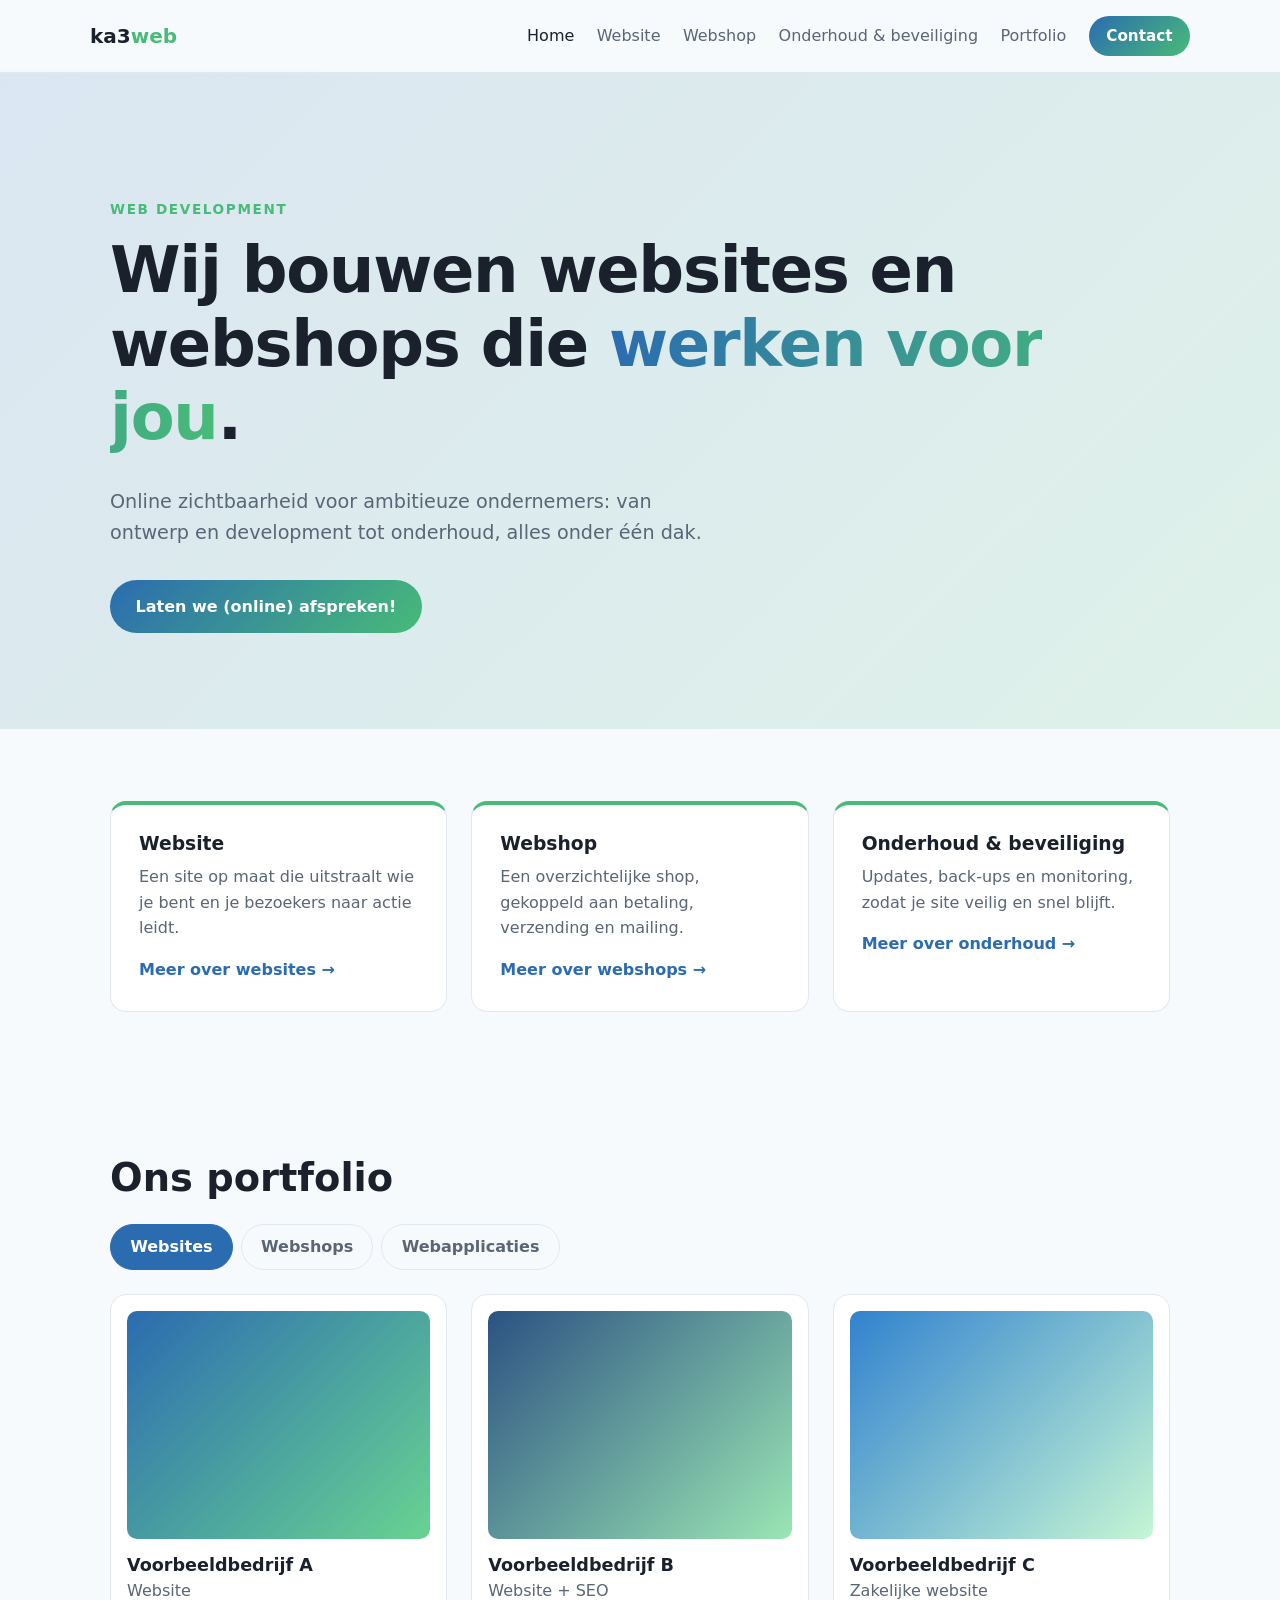
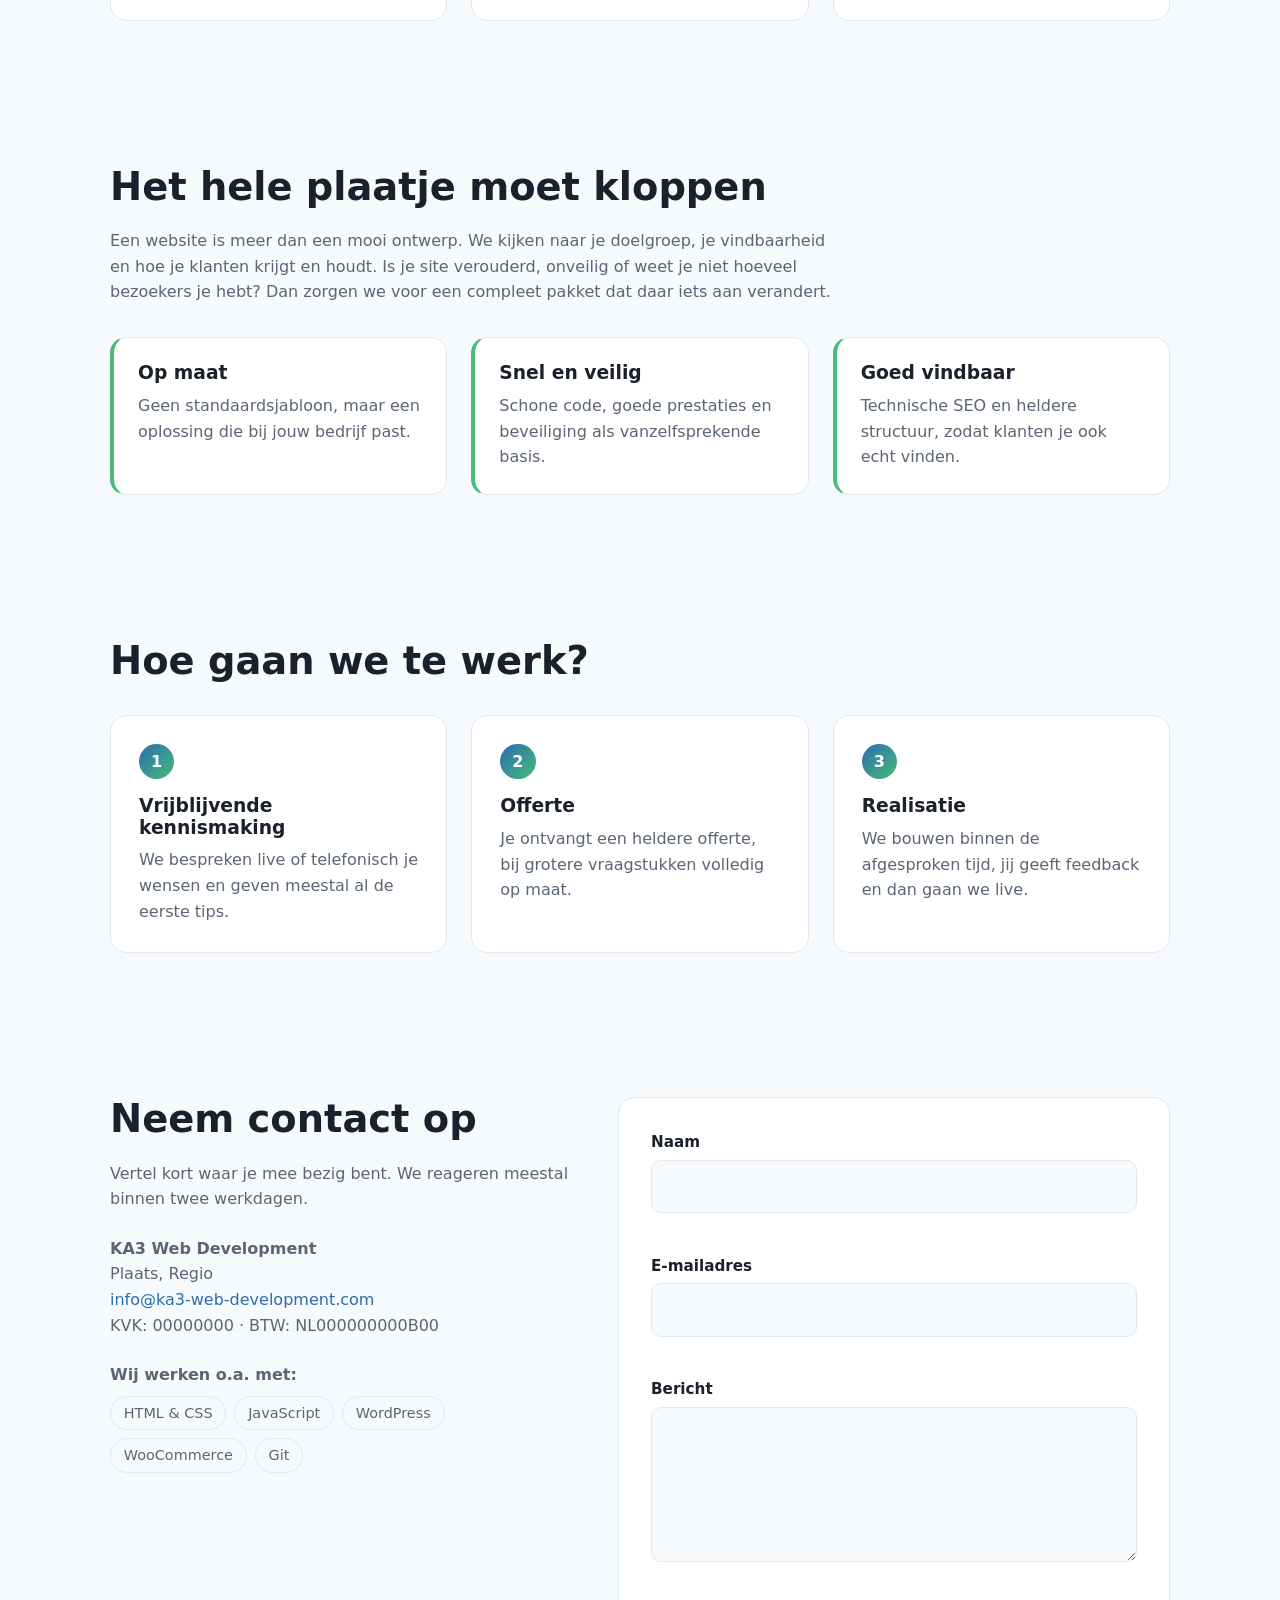
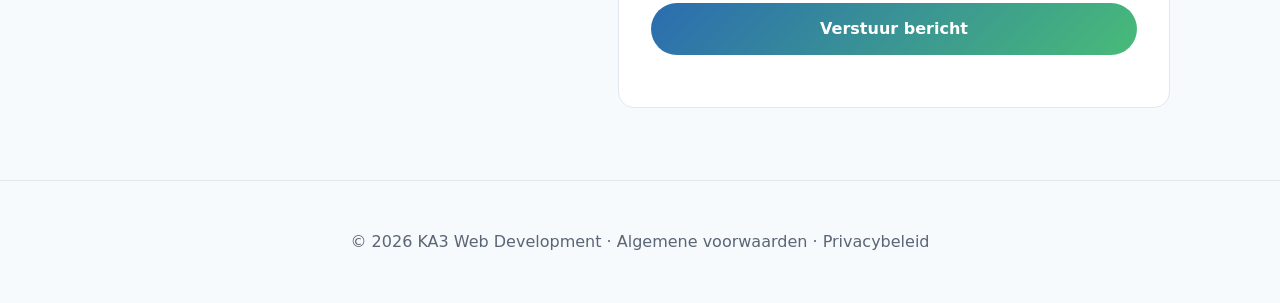
<file: index.html>
<!DOCTYPE html>
<html lang="nl">
<head>
  <meta charset="UTF-8">
  <meta name="viewport" content="width=device-width, initial-scale=1">
  <title>KA3 Web Development – Websites, webshops en webapplicaties</title>
  <meta name="description" content="KA3 Web Development bouwt websites, webshops en webapplicaties op maat voor ambitieuze ondernemers.">
  <link rel="stylesheet" href="style.css">
</head>
<body>
  <a href="#main" class="skip">Ga naar inhoud</a>
  <div id="site-header"></div>

  <main id="main">
    <section id="home" class="hero">
      <div class="hero-inner">
        <p class="eyebrow">Web development</p>
        <h1>Wij bouwen websites en webshops die <em>werken voor jou</em>.</h1>
        <p class="lead">Online zichtbaarheid voor ambitieuze ondernemers: van ontwerp en development tot onderhoud, alles onder één dak.</p>
        <a href="#contact" class="btn">Laten we (online) afspreken!</a>
      </div>
    </section>

    <section class="section services" aria-label="Diensten">
      <article class="service reveal">
        <h3>Website</h3>
        <p>Een site op maat die uitstraalt wie je bent en je bezoekers naar actie leidt.</p>
        <a href="website.html" class="more">Meer over websites →</a>
      </article>
      <article class="service reveal">
        <h3>Webshop</h3>
        <p>Een overzichtelijke shop, gekoppeld aan betaling, verzending en mailing.</p>
        <a href="webshop.html" class="more">Meer over webshops →</a>
      </article>
      <article class="service reveal">
        <h3>Onderhoud &amp; beveiliging</h3>
        <p>Updates, back-ups en monitoring, zodat je site veilig en snel blijft.</p>
        <a href="onderhoud.html" class="more">Meer over onderhoud →</a>
      </article>
    </section>

    <section id="portfolio" class="section">
      <h2 class="reveal">Ons portfolio</h2>
      <div class="tabs reveal" role="tablist" aria-label="Portfoliocategorieën">
        <button role="tab" class="tab active" aria-selected="true" data-tab="websites">Websites</button>
        <button role="tab" class="tab" aria-selected="false" data-tab="webshops">Webshops</button>
        <button role="tab" class="tab" aria-selected="false" data-tab="apps">Webapplicaties</button>
      </div>

      <div class="grid panel" id="panel-websites" role="tabpanel">
        <a href="project.html?id=voorbeeld-a" class="card" style="--a:#2b6cb0;--b:#68d391"><div class="card-img"></div><h3>Voorbeeldbedrijf A</h3><p>Website</p></a>
        <a href="project.html?id=voorbeeld-b" class="card" style="--a:#2c5282;--b:#9ae6b4"><div class="card-img"></div><h3>Voorbeeldbedrijf B</h3><p>Website + SEO</p></a>
        <a href="project.html?id=voorbeeld-c" class="card" style="--a:#3182ce;--b:#c6f6d5"><div class="card-img"></div><h3>Voorbeeldbedrijf C</h3><p>Zakelijke website</p></a>
      </div>
      <div class="grid panel" id="panel-webshops" role="tabpanel" hidden>
        <a href="project.html?id=shop-a" class="card" style="--a:#1a365d;--b:#48bb78"><div class="card-img"></div><h3>Voorbeeldshop A</h3><p>Webshop</p></a>
        <a href="project.html?id=shop-b" class="card" style="--a:#4299e1;--b:#68d391"><div class="card-img"></div><h3>Voorbeeldshop B</h3><p>Webshop + mailing</p></a>
        <a href="project.html?id=shop-c" class="card" style="--a:#2a4365;--b:#9ae6b4"><div class="card-img"></div><h3>Voorbeeldshop C</h3><p>Lokale bezorgshop</p></a>
      </div>
      <div class="grid panel" id="panel-apps" role="tabpanel" hidden>
        <a href="project.html?id=app-a" class="card" style="--a:#2b6cb0;--b:#9ae6b4"><div class="card-img"></div><h3>Voorbeeldapp A</h3><p>Klantportaal</p></a>
        <a href="project.html?id=app-b" class="card" style="--a:#2c5282;--b:#68d391"><div class="card-img"></div><h3>Voorbeeldapp B</h3><p>Planningstool</p></a>
        <a href="project.html?id=app-c" class="card" style="--a:#3182ce;--b:#48bb78"><div class="card-img"></div><h3>Voorbeeldapp C</h3><p>Dashboard</p></a>
      </div>
    </section>

    <section class="section">
      <h2 class="reveal">Het hele plaatje moet kloppen</h2>
      <p class="intro-text reveal">Een website is meer dan een mooi ontwerp. We kijken naar je doelgroep, je vindbaarheid en hoe je klanten krijgt en houdt. Is je site verouderd, onveilig of weet je niet hoeveel bezoekers je hebt? Dan zorgen we voor een compleet pakket dat daar iets aan verandert.</p>
      <ul class="checklist">
        <li class="reveal"><h3>Op maat</h3><p>Geen standaardsjabloon, maar een oplossing die bij jouw bedrijf past.</p></li>
        <li class="reveal"><h3>Snel en veilig</h3><p>Schone code, goede prestaties en beveiliging als vanzelfsprekende basis.</p></li>
        <li class="reveal"><h3>Goed vindbaar</h3><p>Technische SEO en heldere structuur, zodat klanten je ook echt vinden.</p></li>
      </ul>
    </section>

    <section class="section">
      <h2 class="reveal">Hoe gaan we te werk?</h2>
      <ol class="steps">
        <li class="reveal"><h3>Vrijblijvende kennismaking</h3><p>We bespreken live of telefonisch je wensen en geven meestal al de eerste tips.</p></li>
        <li class="reveal"><h3>Offerte</h3><p>Je ontvangt een heldere offerte, bij grotere vraagstukken volledig op maat.</p></li>
        <li class="reveal"><h3>Realisatie</h3><p>We bouwen binnen de afgesproken tijd, jij geeft feedback en dan gaan we live.</p></li>
      </ol>
    </section>

    <section id="contact" class="section contact">
      <div class="reveal">
        <h2>Neem contact op</h2>
        <p>Vertel kort waar je mee bezig bent. We reageren meestal binnen twee werkdagen.</p>
        <address>
          <strong>KA3 Web Development</strong><br>
          Plaats, Regio<br>
          <a href="mailto:info@ka3-web-development.com">info@ka3-web-development.com</a><br>
          KVK: 00000000 · BTW: NL000000000B00
        </address>
        <p class="tools-label">Wij werken o.a. met:</p>
        <ul class="tools">
          <li>HTML &amp; CSS</li><li>JavaScript</li><li>WordPress</li><li>WooCommerce</li><li>Git</li>
        </ul>
      </div>

      <form id="contact-form" class="form reveal" novalidate>
        <div class="field">
          <label for="naam">Naam</label>
          <input id="naam" name="naam" type="text" autocomplete="name" required>
          <small class="error" aria-live="polite"></small>
        </div>
        <div class="field">
          <label for="email">E-mailadres</label>
          <input id="email" name="email" type="email" autocomplete="email" required>
          <small class="error" aria-live="polite"></small>
        </div>
        <div class="field">
          <label for="bericht">Bericht</label>
          <textarea id="bericht" name="bericht" rows="5" required></textarea>
          <small class="error" aria-live="polite"></small>
        </div>
        <input type="text" name="website" class="hp" tabindex="-1" autocomplete="off" aria-hidden="true">
        <button type="submit" class="btn">Verstuur bericht</button>
        <p class="status" role="status" aria-live="polite"></p>
      </form>
    </section>
  </main>

  <div id="site-footer"></div>

  <script src="layout.js"></script>
  <script src="script.js"></script>
</body>
</html>
</file>
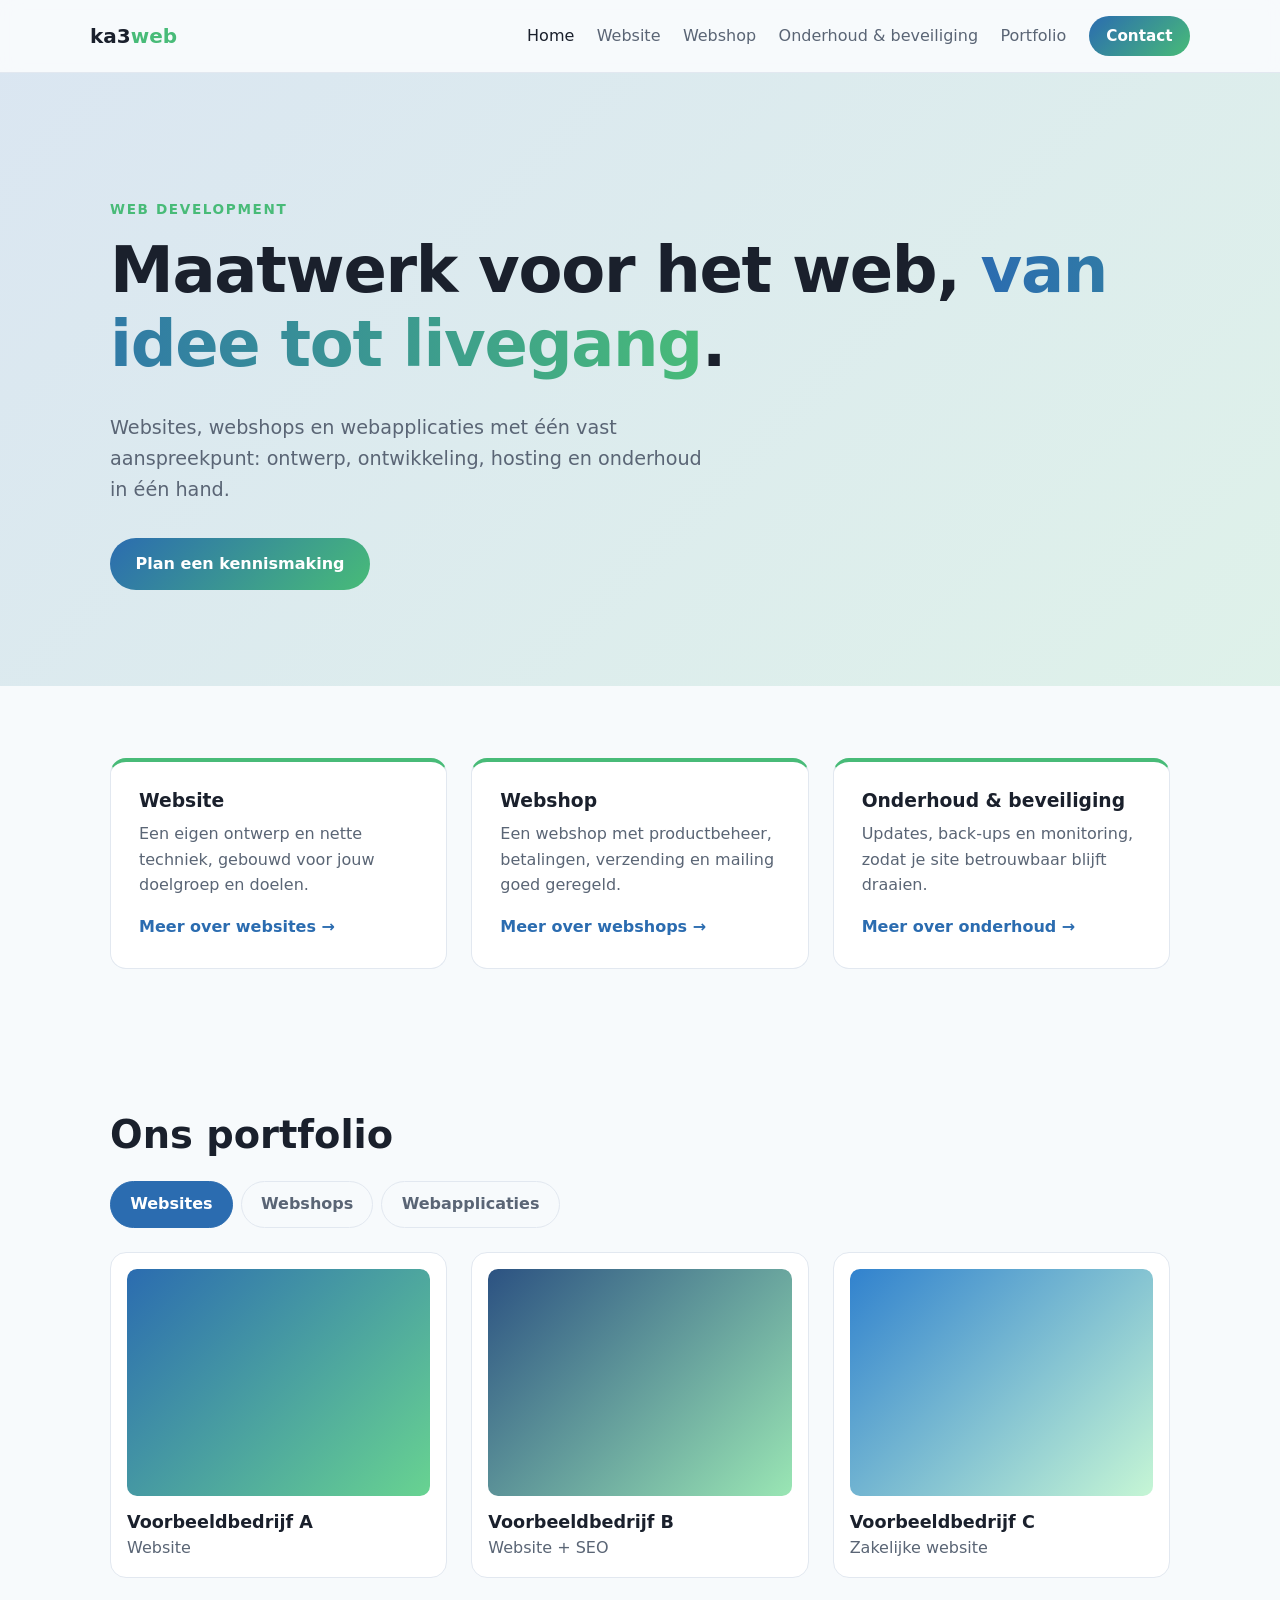
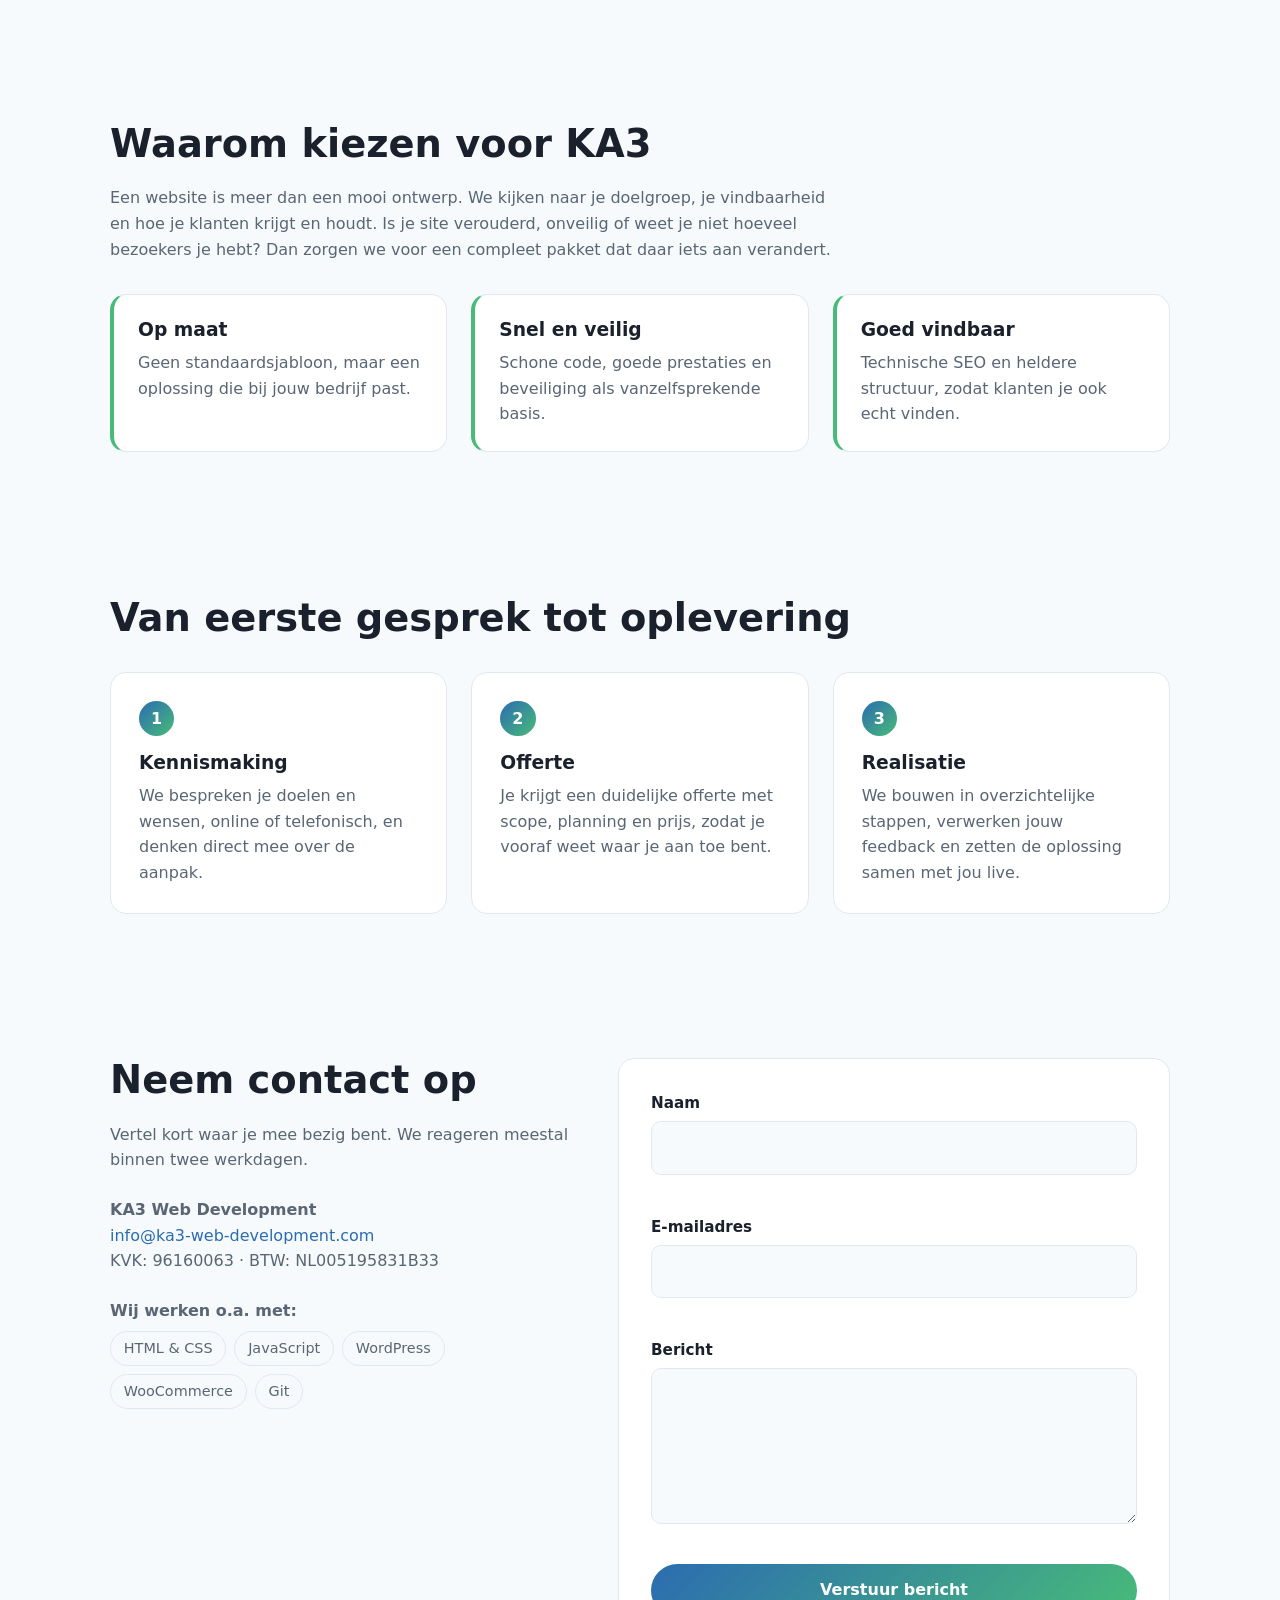
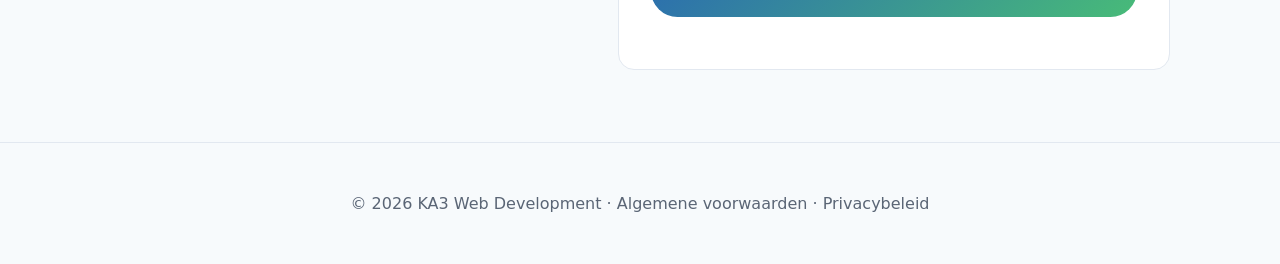
<file: public/index.html>
<!DOCTYPE html>
<html lang="nl">
<head>
  <meta charset="UTF-8">
  <meta name="viewport" content="width=device-width, initial-scale=1">
  <title>KA3 Web Development – Websites, webshops en webapplicaties</title>
  <meta name="description" content="KA3 Web Development ontwerpt, bouwt en beheert websites, webshops en webapplicaties op maat, voor opdrachtgevers in Nederland en daarbuiten.">
  <link rel="stylesheet" href="style.css">
</head>
<body>
  <a href="#main" class="skip">Ga naar inhoud</a>
  <div id="site-header"></div>

  <main id="main">
    <section id="home" class="hero">
      <div class="hero-inner">
        <p class="eyebrow">Web development</p>
        <h1>Maatwerk voor het web, <em>van idee tot livegang</em>.</h1>
        <p class="lead">Websites, webshops en webapplicaties met één vast aanspreekpunt: ontwerp, ontwikkeling, hosting en onderhoud in één hand.</p>
        <a href="#contact" class="btn">Plan een kennismaking</a>
      </div>
    </section>

    <section class="section services" aria-label="Diensten">
      <article class="service reveal">
        <h3>Website</h3>
        <p>Een eigen ontwerp en nette techniek, gebouwd voor jouw doelgroep en doelen.</p>
        <a href="website.html" class="more">Meer over websites →</a>
      </article>
      <article class="service reveal">
        <h3>Webshop</h3>
        <p>Een webshop met productbeheer, betalingen, verzending en mailing goed geregeld.</p>
        <a href="webshop.html" class="more">Meer over webshops →</a>
      </article>
      <article class="service reveal">
        <h3>Onderhoud &amp; beveiliging</h3>
        <p>Updates, back-ups en monitoring, zodat je site betrouwbaar blijft draaien.</p>
        <a href="onderhoud.html" class="more">Meer over onderhoud →</a>
      </article>
    </section>

    <section id="portfolio" class="section">
      <h2 class="reveal">Ons portfolio</h2>
      <div class="tabs reveal" role="tablist" aria-label="Portfoliocategorieën">
        <button role="tab" class="tab active" aria-selected="true" data-tab="websites">Websites</button>
        <button role="tab" class="tab" aria-selected="false" data-tab="webshops">Webshops</button>
        <button role="tab" class="tab" aria-selected="false" data-tab="apps">Webapplicaties</button>
      </div>

      <div class="grid panel" id="panel-websites" role="tabpanel">
        <a href="project.html?id=voorbeeld-a" class="card" style="--a:#2b6cb0;--b:#68d391"><div class="card-img"></div><h3>Voorbeeldbedrijf A</h3><p>Website</p></a>
        <a href="project.html?id=voorbeeld-b" class="card" style="--a:#2c5282;--b:#9ae6b4"><div class="card-img"></div><h3>Voorbeeldbedrijf B</h3><p>Website + SEO</p></a>
        <a href="project.html?id=voorbeeld-c" class="card" style="--a:#3182ce;--b:#c6f6d5"><div class="card-img"></div><h3>Voorbeeldbedrijf C</h3><p>Zakelijke website</p></a>
      </div>
      <div class="grid panel" id="panel-webshops" role="tabpanel" hidden>
        <a href="project.html?id=shop-a" class="card" style="--a:#1a365d;--b:#48bb78"><div class="card-img"></div><h3>Voorbeeldshop A</h3><p>Webshop</p></a>
        <a href="project.html?id=shop-b" class="card" style="--a:#4299e1;--b:#68d391"><div class="card-img"></div><h3>Voorbeeldshop B</h3><p>Webshop + mailing</p></a>
        <a href="project.html?id=shop-c" class="card" style="--a:#2a4365;--b:#9ae6b4"><div class="card-img"></div><h3>Voorbeeldshop C</h3><p>Lokale bezorgshop</p></a>
      </div>
      <div class="grid panel" id="panel-apps" role="tabpanel" hidden>
        <a href="project.html?id=app-a" class="card" style="--a:#2b6cb0;--b:#9ae6b4"><div class="card-img"></div><h3>Voorbeeldapp A</h3><p>Klantportaal</p></a>
        <a href="project.html?id=app-b" class="card" style="--a:#2c5282;--b:#68d391"><div class="card-img"></div><h3>Voorbeeldapp B</h3><p>Planningstool</p></a>
        <a href="project.html?id=app-c" class="card" style="--a:#3182ce;--b:#48bb78"><div class="card-img"></div><h3>Voorbeeldapp C</h3><p>Dashboard</p></a>
      </div>
    </section>

    <section class="section">
      <h2 class="reveal">Waarom kiezen voor KA3</h2>
      <p class="intro-text reveal">Een website is meer dan een mooi ontwerp. We kijken naar je doelgroep, je vindbaarheid en hoe je klanten krijgt en houdt. Is je site verouderd, onveilig of weet je niet hoeveel bezoekers je hebt? Dan zorgen we voor een compleet pakket dat daar iets aan verandert.</p>
      <ul class="checklist">
        <li class="reveal"><h3>Op maat</h3><p>Geen standaardsjabloon, maar een oplossing die bij jouw bedrijf past.</p></li>
        <li class="reveal"><h3>Snel en veilig</h3><p>Schone code, goede prestaties en beveiliging als vanzelfsprekende basis.</p></li>
        <li class="reveal"><h3>Goed vindbaar</h3><p>Technische SEO en heldere structuur, zodat klanten je ook echt vinden.</p></li>
      </ul>
    </section>

    <section class="section">
      <h2 class="reveal">Van eerste gesprek tot oplevering</h2>
      <ol class="steps">
        <li class="reveal"><h3>Kennismaking</h3><p>We bespreken je doelen en wensen, online of telefonisch, en denken direct mee over de aanpak.</p></li>
        <li class="reveal"><h3>Offerte</h3><p>Je krijgt een duidelijke offerte met scope, planning en prijs, zodat je vooraf weet waar je aan toe bent.</p></li>
        <li class="reveal"><h3>Realisatie</h3><p>We bouwen in overzichtelijke stappen, verwerken jouw feedback en zetten de oplossing samen met jou live.</p></li>
      </ol>
    </section>

    <section id="contact" class="section contact">
      <div class="reveal">
        <h2>Neem contact op</h2>
        <p>Vertel kort waar je mee bezig bent. We reageren meestal binnen twee werkdagen.</p>
        <address>
          <strong>KA3 Web Development</strong><br>
          <a href="mailto:info@ka3-web-development.com">info@ka3-web-development.com</a><br>
          KVK: 96160063 · BTW: NL005195831B33
        </address>
        <p class="tools-label">Wij werken o.a. met:</p>
        <ul class="tools">
          <li>HTML &amp; CSS</li><li>JavaScript</li><li>WordPress</li><li>WooCommerce</li><li>Git</li>
        </ul>
      </div>

      <form id="contact-form" class="form reveal" novalidate>
        <div class="field">
          <label for="naam">Naam</label>
          <input id="naam" name="naam" type="text" autocomplete="name" required>
          <small class="error" aria-live="polite"></small>
        </div>
        <div class="field">
          <label for="email">E-mailadres</label>
          <input id="email" name="email" type="email" autocomplete="email" required>
          <small class="error" aria-live="polite"></small>
        </div>
        <div class="field">
          <label for="bericht">Bericht</label>
          <textarea id="bericht" name="bericht" rows="5" required></textarea>
          <small class="error" aria-live="polite"></small>
        </div>
        <input type="text" name="website" class="hp" tabindex="-1" autocomplete="off" aria-hidden="true">
        <button type="submit" class="btn">Verstuur bericht</button>
        <p class="status" role="status" aria-live="polite"></p>
      </form>
    </section>
  </main>

  <div id="site-footer"></div>

  <script src="layout.js"></script>
  <script src="script.js"></script>
</body>
</html>
</file>
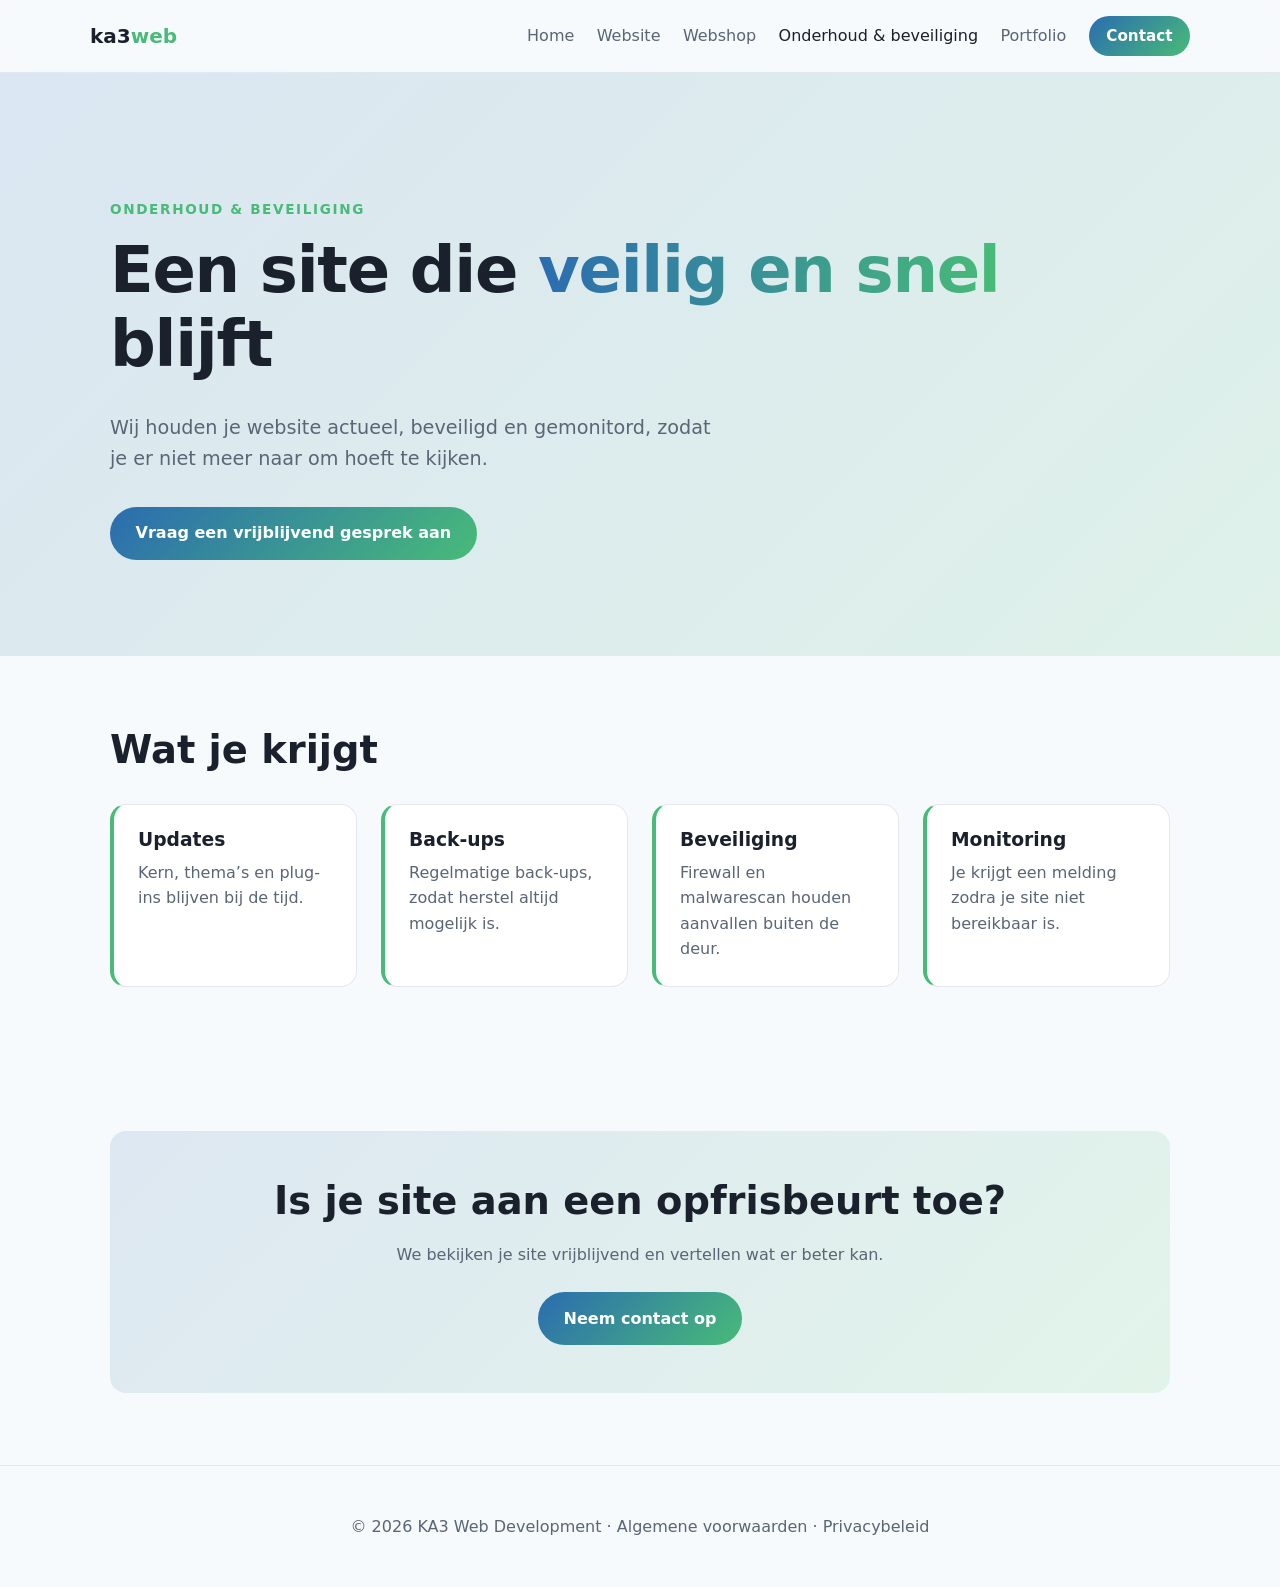
<file: onderhoud.html>
<!DOCTYPE html>
<html lang="nl">
<head>
  <meta charset="UTF-8">
  <meta name="viewport" content="width=device-width, initial-scale=1">
  <title>Onderhoud &amp; beveiliging – KA3 Web Development</title>
  <meta name="description" content="Wij houden je website actueel, beveiligd en gemonitord, zodat je er niet meer naar om hoeft te kijken.">
  <link rel="stylesheet" href="style.css">
</head>
<body>
  <a href="#main" class="skip">Ga naar inhoud</a>
  <div id="site-header"></div>

  <main id="main">
    <section class="hero">
      <div class="hero-inner">
        <p class="eyebrow">Onderhoud &amp; beveiliging</p>
        <h1>Een site die <em>veilig en snel</em> blijft</h1>
        <p class="lead">Wij houden je website actueel, beveiligd en gemonitord, zodat je er niet meer naar om hoeft te kijken.</p>
        <a href="index.html#contact" class="btn">Vraag een vrijblijvend gesprek aan</a>
      </div>
    </section>

    <section class="section">
      <h2 class="reveal">Wat je krijgt</h2>
      <ul class="checklist">
        <li class="reveal"><h3>Updates</h3><p>Kern, thema’s en plug-ins blijven bij de tijd.</p></li>
        <li class="reveal"><h3>Back-ups</h3><p>Regelmatige back-ups, zodat herstel altijd mogelijk is.</p></li>
        <li class="reveal"><h3>Beveiliging</h3><p>Firewall en malwarescan houden aanvallen buiten de deur.</p></li>
        <li class="reveal"><h3>Monitoring</h3><p>Je krijgt een melding zodra je site niet bereikbaar is.</p></li>
      </ul>
    </section>

    <section class="section">
      <div class="cta-band reveal">
        <h2>Is je site aan een opfrisbeurt toe?</h2>
        <p>We bekijken je site vrijblijvend en vertellen wat er beter kan.</p>
        <a href="index.html#contact" class="btn">Neem contact op</a>
      </div>
    </section>
  </main>

  <div id="site-footer"></div>
  <script src="layout.js"></script>
</body>
</html>
</file>
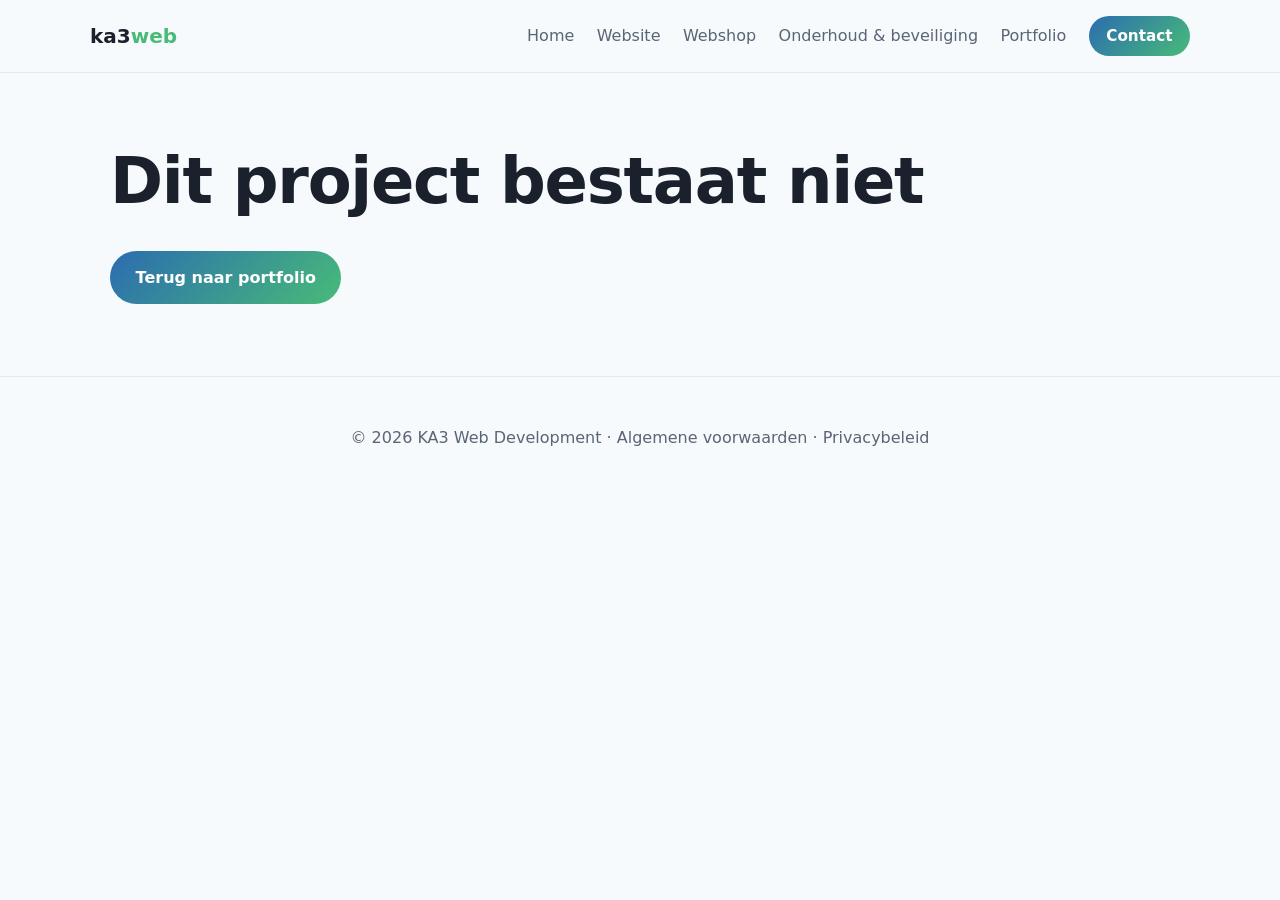
<file: project.html>
<!DOCTYPE html>
<html lang="nl">
<head>
  <meta charset="UTF-8">
  <meta name="viewport" content="width=device-width, initial-scale=1">
  <title>Project – KA3 Web Development</title>
  <link rel="stylesheet" href="style.css">
</head>
<body>
  <a href="#main" class="skip">Ga naar inhoud</a>
  <div id="site-header"></div>
  <main id="main" class="section">
    <div id="project"></div>
  </main>
  <div id="site-footer"></div>
  <script src="layout.js"></script>
  <script src="projects.js"></script>
</body>
</html>
</file>
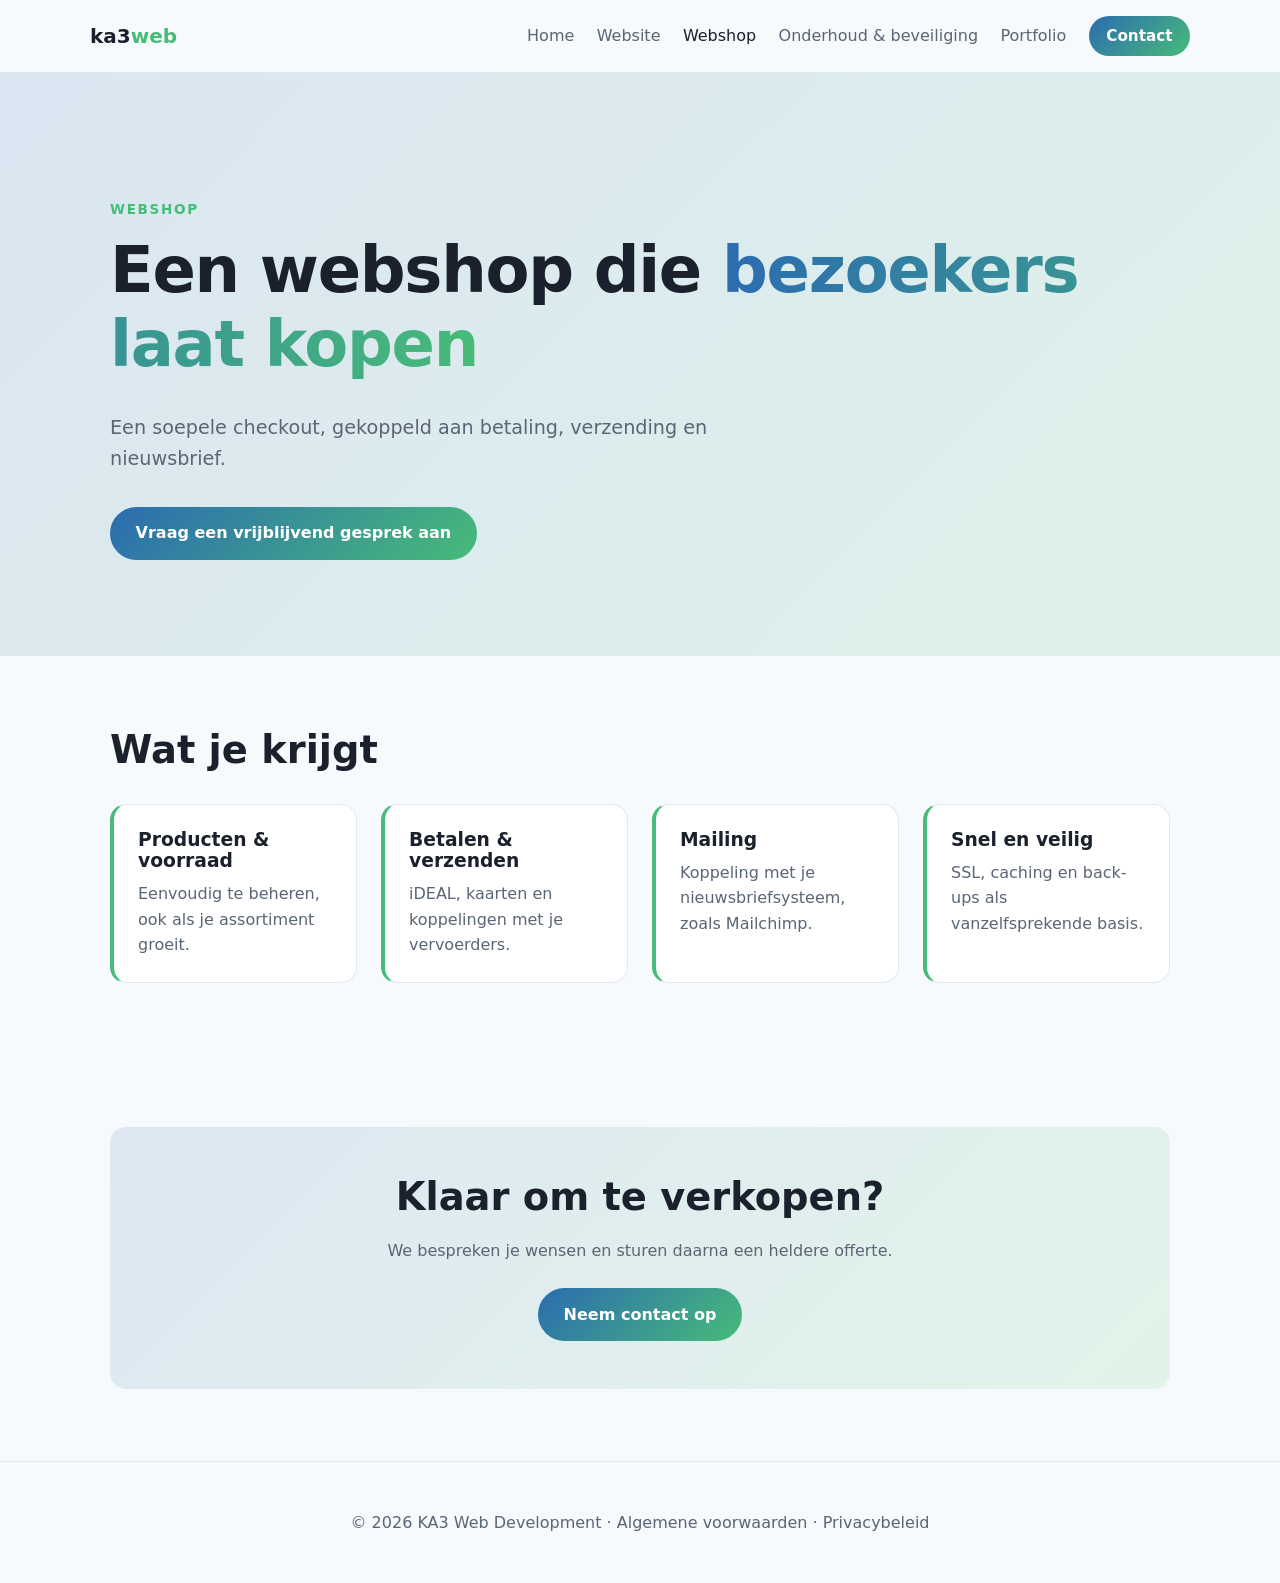
<file: webshop.html>
<!DOCTYPE html>
<html lang="nl">
<head>
  <meta charset="UTF-8">
  <meta name="viewport" content="width=device-width, initial-scale=1">
  <title>Webshop laten maken – KA3 Web Development</title>
  <meta name="description" content="Een webshop met een soepele checkout, gekoppeld aan betaling, verzending en nieuwsbrief.">
  <link rel="stylesheet" href="style.css">
</head>
<body>
  <a href="#main" class="skip">Ga naar inhoud</a>
  <div id="site-header"></div>

  <main id="main">
    <section class="hero">
      <div class="hero-inner">
        <p class="eyebrow">Webshop</p>
        <h1>Een webshop die <em>bezoekers laat kopen</em></h1>
        <p class="lead">Een soepele checkout, gekoppeld aan betaling, verzending en nieuwsbrief.</p>
        <a href="index.html#contact" class="btn">Vraag een vrijblijvend gesprek aan</a>
      </div>
    </section>

    <section class="section">
      <h2 class="reveal">Wat je krijgt</h2>
      <ul class="checklist">
        <li class="reveal"><h3>Producten &amp; voorraad</h3><p>Eenvoudig te beheren, ook als je assortiment groeit.</p></li>
        <li class="reveal"><h3>Betalen &amp; verzenden</h3><p>iDEAL, kaarten en koppelingen met je vervoerders.</p></li>
        <li class="reveal"><h3>Mailing</h3><p>Koppeling met je nieuwsbriefsysteem, zoals Mailchimp.</p></li>
        <li class="reveal"><h3>Snel en veilig</h3><p>SSL, caching en back-ups als vanzelfsprekende basis.</p></li>
      </ul>
    </section>

    <section class="section">
      <div class="cta-band reveal">
        <h2>Klaar om te verkopen?</h2>
        <p>We bespreken je wensen en sturen daarna een heldere offerte.</p>
        <a href="index.html#contact" class="btn">Neem contact op</a>
      </div>
    </section>
  </main>

  <div id="site-footer"></div>
  <script src="layout.js"></script>
</body>
</html>
</file>
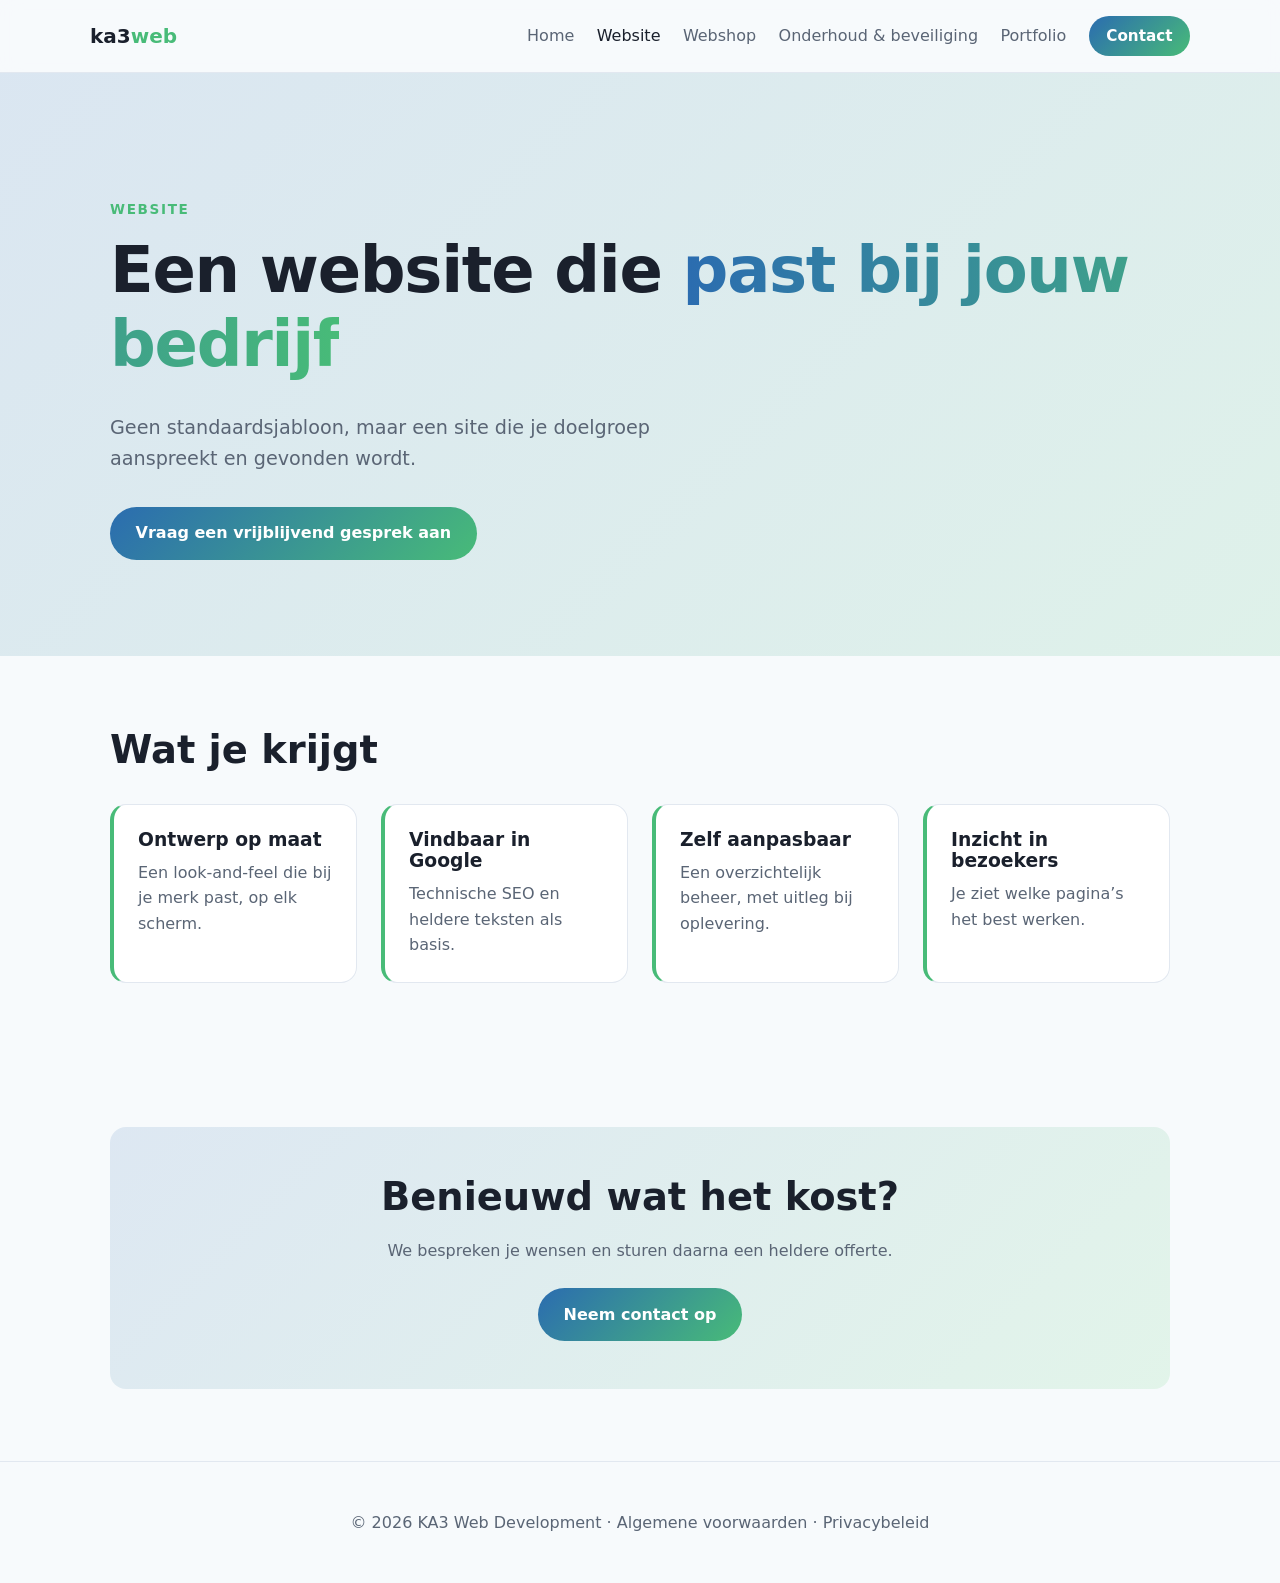
<file: website.html>
<!DOCTYPE html>
<html lang="nl">
<head>
  <meta charset="UTF-8">
  <meta name="viewport" content="width=device-width, initial-scale=1">
  <title>Website laten maken – KA3 Web Development</title>
  <meta name="description" content="Een website op maat, gericht op jouw doelgroep en goed vindbaar in Google.">
  <link rel="stylesheet" href="style.css">
</head>
<body>
  <a href="#main" class="skip">Ga naar inhoud</a>
  <div id="site-header"></div>

  <main id="main">
    <section class="hero">
      <div class="hero-inner">
        <p class="eyebrow">Website</p>
        <h1>Een website die <em>past bij jouw bedrijf</em></h1>
        <p class="lead">Geen standaardsjabloon, maar een site die je doelgroep aanspreekt en gevonden wordt.</p>
        <a href="index.html#contact" class="btn">Vraag een vrijblijvend gesprek aan</a>
      </div>
    </section>

    <section class="section">
      <h2 class="reveal">Wat je krijgt</h2>
      <ul class="checklist">
        <li class="reveal"><h3>Ontwerp op maat</h3><p>Een look-and-feel die bij je merk past, op elk scherm.</p></li>
        <li class="reveal"><h3>Vindbaar in Google</h3><p>Technische SEO en heldere teksten als basis.</p></li>
        <li class="reveal"><h3>Zelf aanpasbaar</h3><p>Een overzichtelijk beheer, met uitleg bij oplevering.</p></li>
        <li class="reveal"><h3>Inzicht in bezoekers</h3><p>Je ziet welke pagina’s het best werken.</p></li>
      </ul>
    </section>

    <section class="section">
      <div class="cta-band reveal">
        <h2>Benieuwd wat het kost?</h2>
        <p>We bespreken je wensen en sturen daarna een heldere offerte.</p>
        <a href="index.html#contact" class="btn">Neem contact op</a>
      </div>
    </section>
  </main>

  <div id="site-footer"></div>
  <script src="layout.js"></script>
</body>
</html>
</file>
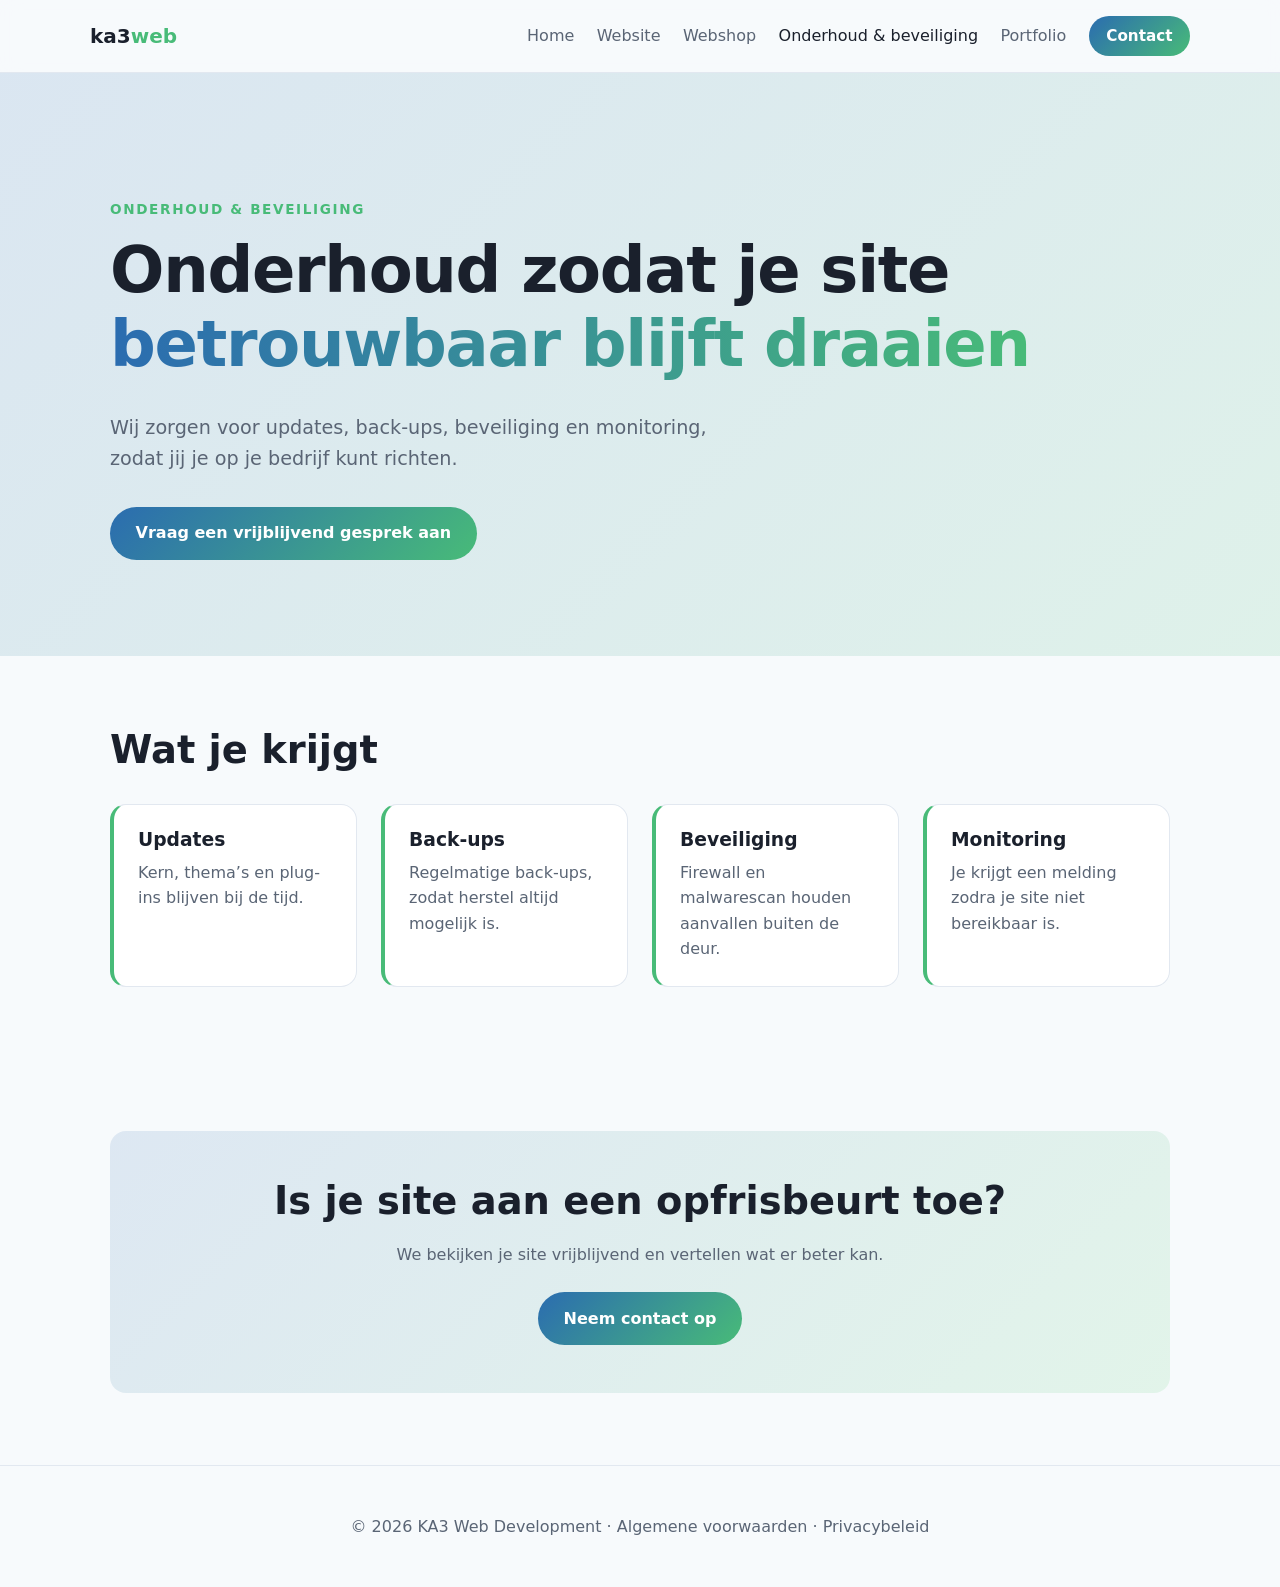
<file: public/onderhoud.html>
<!DOCTYPE html>
<html lang="nl">
<head>
  <meta charset="UTF-8">
  <meta name="viewport" content="width=device-width, initial-scale=1">
  <title>Onderhoud &amp; beveiliging – KA3 Web Development</title>
  <meta name="description" content="Wij zorgen voor updates, back-ups, beveiliging en monitoring, zodat jij je op je bedrijf kunt richten.">
  <link rel="stylesheet" href="style.css">
</head>
<body>
  <a href="#main" class="skip">Ga naar inhoud</a>
  <div id="site-header"></div>

  <main id="main">
    <section class="hero">
      <div class="hero-inner">
        <p class="eyebrow">Onderhoud &amp; beveiliging</p>
        <h1>Onderhoud zodat je site <em>betrouwbaar blijft draaien</em></h1>
        <p class="lead">Wij zorgen voor updates, back-ups, beveiliging en monitoring, zodat jij je op je bedrijf kunt richten.</p>
        <a href="index.html#contact" class="btn">Vraag een vrijblijvend gesprek aan</a>
      </div>
    </section>

    <section class="section">
      <h2 class="reveal">Wat je krijgt</h2>
      <ul class="checklist">
        <li class="reveal"><h3>Updates</h3><p>Kern, thema’s en plug-ins blijven bij de tijd.</p></li>
        <li class="reveal"><h3>Back-ups</h3><p>Regelmatige back-ups, zodat herstel altijd mogelijk is.</p></li>
        <li class="reveal"><h3>Beveiliging</h3><p>Firewall en malwarescan houden aanvallen buiten de deur.</p></li>
        <li class="reveal"><h3>Monitoring</h3><p>Je krijgt een melding zodra je site niet bereikbaar is.</p></li>
      </ul>
    </section>

    <section class="section">
      <div class="cta-band reveal">
        <h2>Is je site aan een opfrisbeurt toe?</h2>
        <p>We bekijken je site vrijblijvend en vertellen wat er beter kan.</p>
        <a href="index.html#contact" class="btn">Neem contact op</a>
      </div>
    </section>
  </main>

  <div id="site-footer"></div>
  <script src="layout.js"></script>
</body>
</html>
</file>
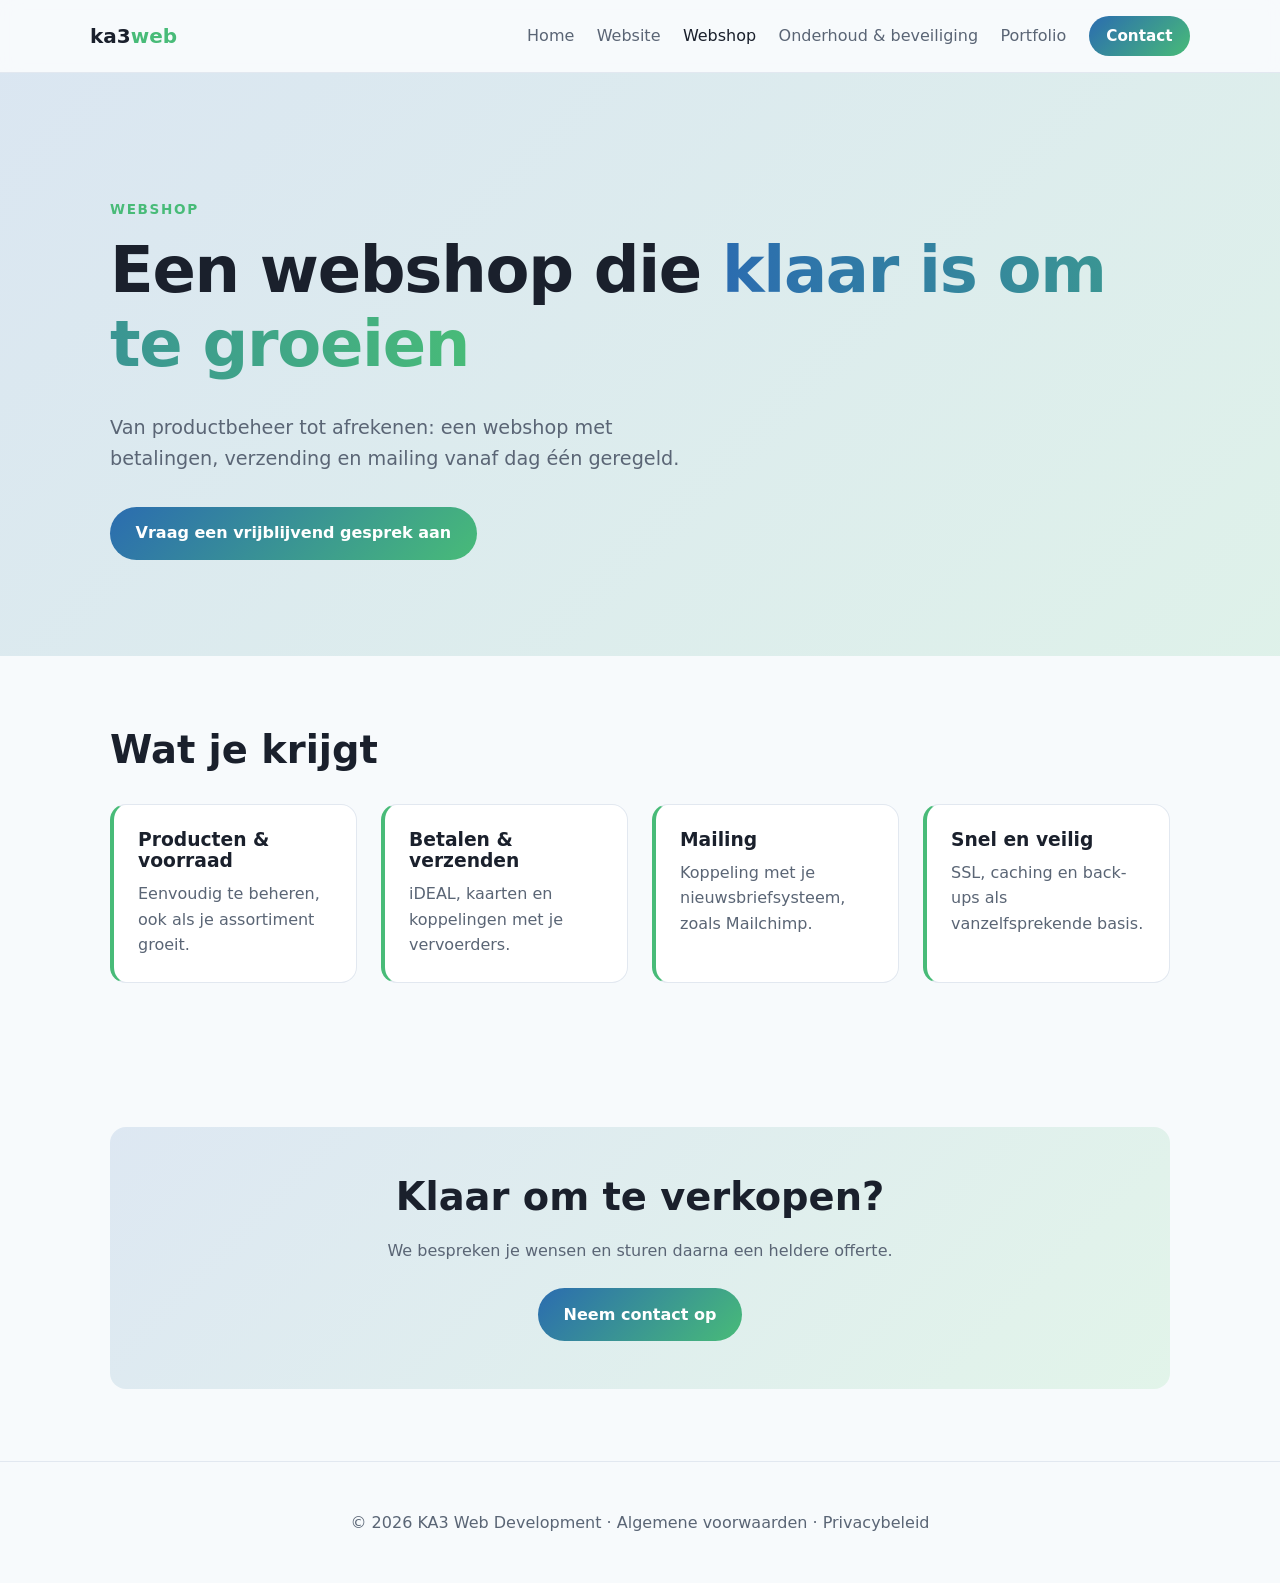
<file: public/webshop.html>
<!DOCTYPE html>
<html lang="nl">
<head>
  <meta charset="UTF-8">
  <meta name="viewport" content="width=device-width, initial-scale=1">
  <title>Webshop laten maken – KA3 Web Development</title>
  <meta name="description" content="Een webshop met een soepele checkout, gekoppeld aan betaling, verzending en nieuwsbrief.">
  <link rel="stylesheet" href="style.css">
</head>
<body>
  <a href="#main" class="skip">Ga naar inhoud</a>
  <div id="site-header"></div>

  <main id="main">
    <section class="hero">
      <div class="hero-inner">
        <p class="eyebrow">Webshop</p>
        <h1>Een webshop die <em>klaar is om te groeien</em></h1>
        <p class="lead">Van productbeheer tot afrekenen: een webshop met betalingen, verzending en mailing vanaf dag één geregeld.</p>
        <a href="index.html#contact" class="btn">Vraag een vrijblijvend gesprek aan</a>
      </div>
    </section>

    <section class="section">
      <h2 class="reveal">Wat je krijgt</h2>
      <ul class="checklist">
        <li class="reveal"><h3>Producten &amp; voorraad</h3><p>Eenvoudig te beheren, ook als je assortiment groeit.</p></li>
        <li class="reveal"><h3>Betalen &amp; verzenden</h3><p>iDEAL, kaarten en koppelingen met je vervoerders.</p></li>
        <li class="reveal"><h3>Mailing</h3><p>Koppeling met je nieuwsbriefsysteem, zoals Mailchimp.</p></li>
        <li class="reveal"><h3>Snel en veilig</h3><p>SSL, caching en back-ups als vanzelfsprekende basis.</p></li>
      </ul>
    </section>

    <section class="section">
      <div class="cta-band reveal">
        <h2>Klaar om te verkopen?</h2>
        <p>We bespreken je wensen en sturen daarna een heldere offerte.</p>
        <a href="index.html#contact" class="btn">Neem contact op</a>
      </div>
    </section>
  </main>

  <div id="site-footer"></div>
  <script src="layout.js"></script>
</body>
</html>
</file>
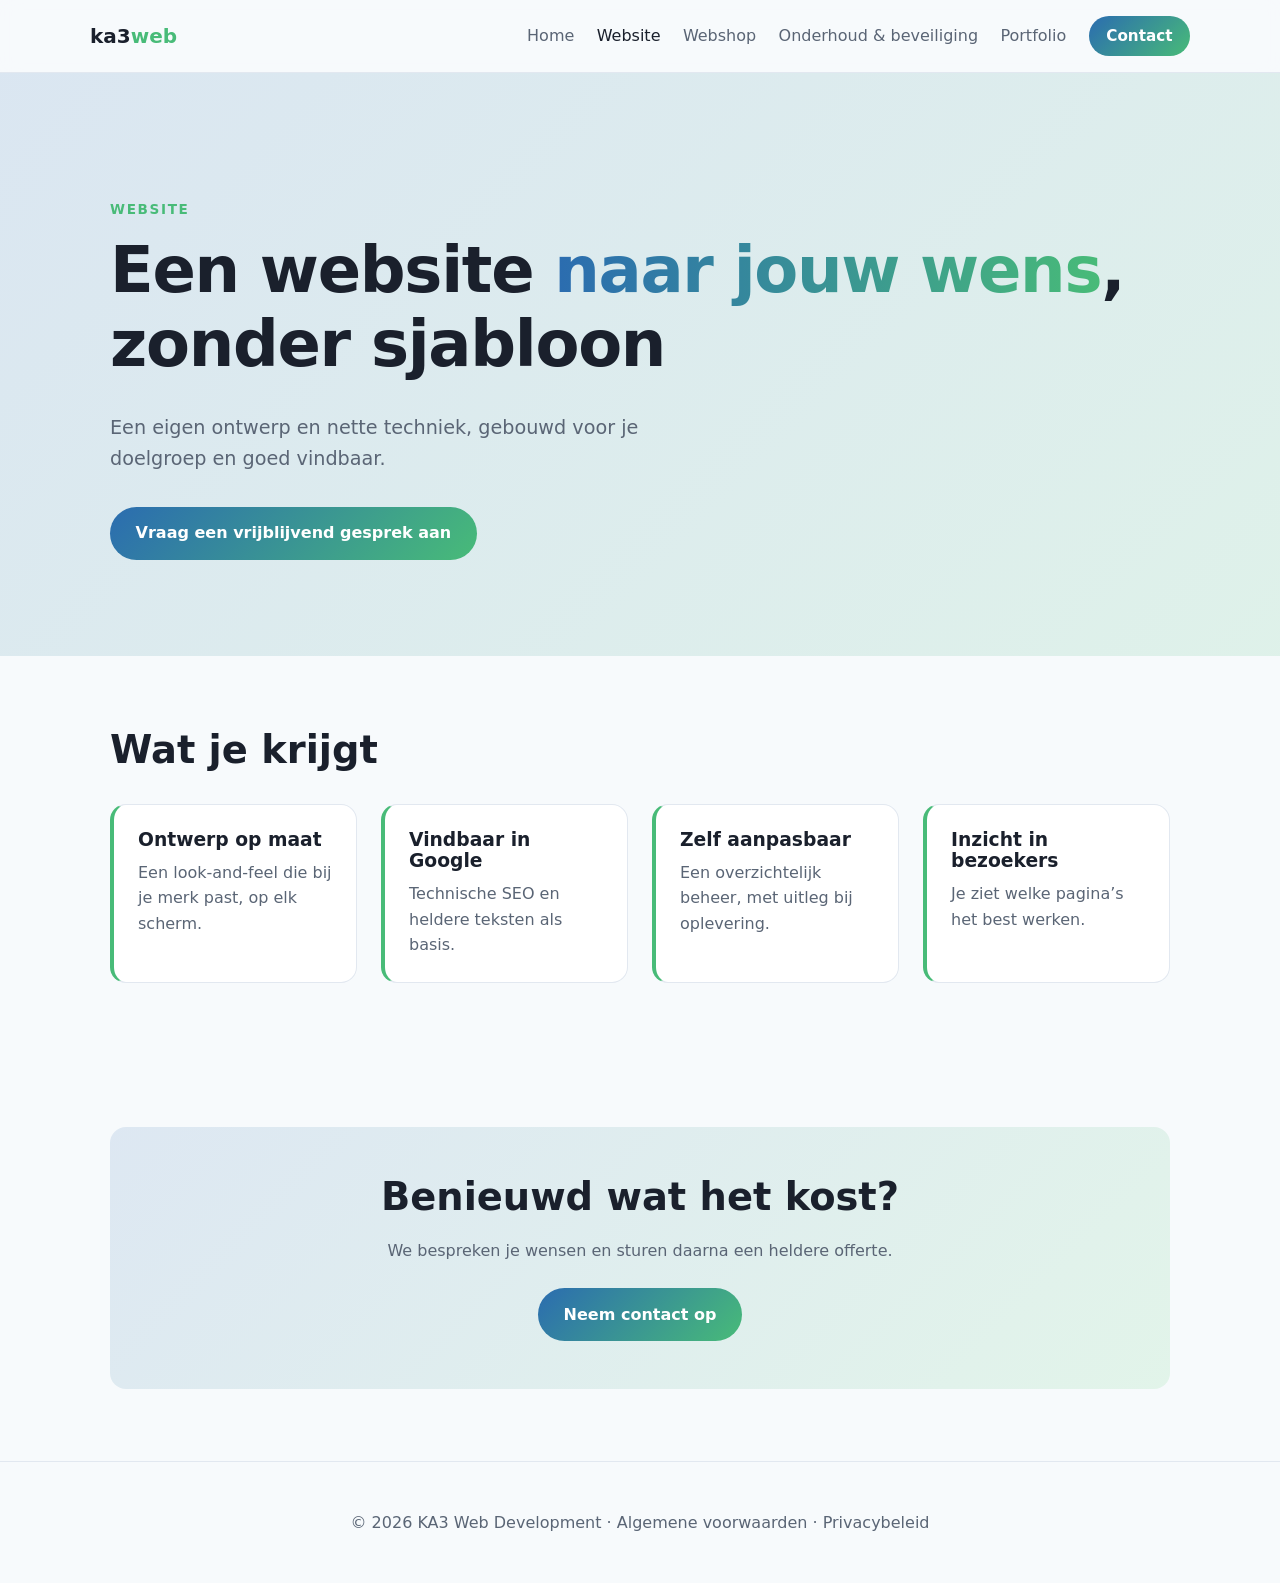
<file: public/website.html>
<!DOCTYPE html>
<html lang="nl">
<head>
  <meta charset="UTF-8">
  <meta name="viewport" content="width=device-width, initial-scale=1">
  <title>Website laten maken – KA3 Web Development</title>
  <meta name="description" content="Een website op maat, gericht op jouw doelgroep en goed vindbaar in Google.">
  <link rel="stylesheet" href="style.css">
</head>
<body>
  <a href="#main" class="skip">Ga naar inhoud</a>
  <div id="site-header"></div>

  <main id="main">
    <section class="hero">
      <div class="hero-inner">
        <p class="eyebrow">Website</p>
        <h1>Een website <em>naar jouw wens</em>, zonder sjabloon</h1>
        <p class="lead">Een eigen ontwerp en nette techniek, gebouwd voor je doelgroep en goed vindbaar.</p>
        <a href="index.html#contact" class="btn">Vraag een vrijblijvend gesprek aan</a>
      </div>
    </section>

    <section class="section">
      <h2 class="reveal">Wat je krijgt</h2>
      <ul class="checklist">
        <li class="reveal"><h3>Ontwerp op maat</h3><p>Een look-and-feel die bij je merk past, op elk scherm.</p></li>
        <li class="reveal"><h3>Vindbaar in Google</h3><p>Technische SEO en heldere teksten als basis.</p></li>
        <li class="reveal"><h3>Zelf aanpasbaar</h3><p>Een overzichtelijk beheer, met uitleg bij oplevering.</p></li>
        <li class="reveal"><h3>Inzicht in bezoekers</h3><p>Je ziet welke pagina’s het best werken.</p></li>
      </ul>
    </section>

    <section class="section">
      <div class="cta-band reveal">
        <h2>Benieuwd wat het kost?</h2>
        <p>We bespreken je wensen en sturen daarna een heldere offerte.</p>
        <a href="index.html#contact" class="btn">Neem contact op</a>
      </div>
    </section>
  </main>

  <div id="site-footer"></div>
  <script src="layout.js"></script>
</body>
</html>
</file>
<file: style.css>
:root {
  --bg: #f7fafc; --surface: #fff; --text: #1a202c; --muted: #5a6575;
  --blue: #2b6cb0; --green: #48bb78; --border: #e2e8f0;
  --radius: 16px; --max: 1100px;
  color-scheme: light dark;
}
@media (prefers-color-scheme: dark) {
  :root { --bg: #0f1722; --surface: #172233; --text: #edf2f7; --muted: #a0aec0; --blue: #63b3ed; --green: #68d391; --border: #263449; }
}

*, *::before, *::after { box-sizing: border-box; }
html { scroll-behavior: smooth; scroll-padding-top: 80px; }
body { margin: 0; font-family: "Inter", system-ui, -apple-system, "Segoe UI", sans-serif; background: var(--bg); color: var(--text); line-height: 1.6; }
a { color: inherit; text-decoration: none; }
h1, h2, h3 { line-height: 1.15; margin: 0 0 .5em; }
h1 { font-size: clamp(2.2rem, 6vw, 4rem); letter-spacing: -.02em; }
h2 { font-size: clamp(1.6rem, 4vw, 2.4rem); }
em { font-style: normal; background: linear-gradient(90deg, var(--blue), var(--green)); -webkit-background-clip: text; background-clip: text; color: transparent; }
.skip { position: absolute; left: -9999px; }
.skip:focus { left: 1rem; top: 1rem; background: var(--surface); padding: .5rem 1rem; z-index: 20; }

/* Header */
.site-header { position: sticky; top: 0; z-index: 10; display: flex; align-items: center; justify-content: space-between; padding: 1rem max(1.25rem, calc((100% - var(--max)) / 2)); background: color-mix(in srgb, var(--bg) 85%, transparent); backdrop-filter: blur(10px); border-bottom: 1px solid var(--border); }
.logo { font-weight: 800; font-size: 1.25rem; }
.logo span { color: var(--green); }
.nav { display: flex; align-items: center; gap: 1.4rem; }
.nav a:not(.btn) { color: var(--muted); font-weight: 500; transition: color .2s; }
.nav a:not(.btn):hover, .nav a[aria-current] { color: var(--text); }
.nav-toggle { display: none; background: none; border: 0; padding: .5rem; cursor: pointer; }
.nav-toggle span { display: block; width: 24px; height: 2px; background: var(--text); margin: 6px 0; }

/* Knoppen */
.btn { display: inline-block; cursor: pointer; border: 0; padding: .85rem 1.6rem; border-radius: 999px; background: linear-gradient(135deg, var(--blue), var(--green)); color: #fff; font: inherit; font-weight: 600; transition: transform .2s, box-shadow .2s; }
.btn:hover { transform: translateY(-2px); box-shadow: 0 8px 24px rgba(43,108,176,.3); }
.btn:disabled { opacity: .6; cursor: wait; }
.btn-small { padding: .5rem 1.1rem; font-size: .95rem; }

/* Secties */
.section { max-width: var(--max); margin: 0 auto; padding: 4.5rem 1.25rem; }
.hero { background: linear-gradient(135deg, color-mix(in srgb, var(--blue) 14%, var(--bg)), color-mix(in srgb, var(--green) 14%, var(--bg))); }
.hero-inner { max-width: var(--max); margin: 0 auto; padding: 7rem 1.25rem 6rem; }
.eyebrow { color: var(--green); font-weight: 600; text-transform: uppercase; letter-spacing: .12em; font-size: .85rem; }
.lead { font-size: 1.2rem; color: var(--muted); max-width: 38rem; margin-bottom: 2rem; }
.intro-text { color: var(--muted); max-width: 46rem; }

/* Diensten */
.services { display: grid; gap: 1.5rem; grid-template-columns: repeat(auto-fit, minmax(240px, 1fr)); }
.service { padding: 1.75rem; border-radius: var(--radius); background: var(--surface); border: 1px solid var(--border); border-top: 4px solid var(--green); }
.service p { color: var(--muted); margin: 0; }
.more { display: inline-block; margin-top: 1rem; color: var(--blue); font-weight: 600; }
.more:hover { text-decoration: underline; }

/* Portfolio */
.tabs { display: flex; flex-wrap: wrap; gap: .5rem; margin: 1.5rem 0; }
.tab { font: inherit; font-weight: 600; cursor: pointer; padding: .6rem 1.2rem; border-radius: 999px; border: 1.5px solid var(--border); background: transparent; color: var(--muted); transition: all .2s; }
.tab:hover { color: var(--text); border-color: var(--blue); }
.tab.active { background: var(--blue); border-color: var(--blue); color: #fff; }
.grid { display: grid; gap: 1.5rem; grid-template-columns: repeat(auto-fill, minmax(280px, 1fr)); }
.grid[hidden] { display: none; }
.card { background: var(--surface); border: 1px solid var(--border); border-radius: var(--radius); padding: 1rem; transition: transform .25s, box-shadow .25s; animation: fade .4s ease; }
.card:hover { transform: translateY(-6px); box-shadow: 0 16px 40px rgba(0,0,0,.12); }
.card-img { aspect-ratio: 4/3; border-radius: 10px; background: linear-gradient(135deg, var(--a), var(--b)); margin-bottom: 1rem; }
.card h3 { margin: 0; font-size: 1.1rem; }
.card p { margin: .2rem 0 0; color: var(--muted); }
@keyframes fade { from { opacity: 0; transform: translateY(8px); } to { opacity: 1; transform: none; } }

/* Kenmerken en dienstpagina's */
.checklist { list-style: none; margin: 2rem 0 0; padding: 0; display: grid; gap: 1.5rem; grid-template-columns: repeat(auto-fit, minmax(240px, 1fr)); }
.checklist li { padding: 1.5rem; background: var(--surface); border: 1px solid var(--border); border-left: 4px solid var(--green); border-radius: var(--radius); }
.checklist p { margin: 0; color: var(--muted); }
.cta-band { text-align: center; padding: 3rem 1.5rem; border-radius: var(--radius); background: linear-gradient(135deg, color-mix(in srgb, var(--blue) 16%, var(--surface)), color-mix(in srgb, var(--green) 16%, var(--surface))); }
.cta-band p { color: var(--muted); margin: 0 0 1.5rem; }

/* Stappen */
.steps { list-style: none; counter-reset: s; margin: 2rem 0 0; padding: 0; display: grid; gap: 1.5rem; grid-template-columns: repeat(auto-fit, minmax(250px, 1fr)); }
.steps li { counter-increment: s; padding: 1.75rem; background: var(--surface); border: 1px solid var(--border); border-radius: var(--radius); }
.steps li::before { content: counter(s); display: grid; place-items: center; width: 2.2rem; height: 2.2rem; margin-bottom: 1rem; border-radius: 50%; background: linear-gradient(135deg, var(--blue), var(--green)); color: #fff; font-weight: 700; }
.steps p { margin: 0; color: var(--muted); }

/* Contact */
.contact { display: grid; gap: 3rem; grid-template-columns: 1fr 1.2fr; align-items: start; }
.contact p, address { color: var(--muted); }
address { font-style: normal; margin-top: 1.5rem; }
address a { color: var(--blue); }
.tools-label { margin: 1.5rem 0 .5rem; font-weight: 600; color: var(--text); }
.tools { list-style: none; margin: 0; padding: 0; display: flex; flex-wrap: wrap; gap: .5rem; }
.tools li { padding: .3rem .8rem; border: 1px solid var(--border); border-radius: 999px; font-size: .9rem; color: var(--muted); }
.form { display: grid; gap: 1.25rem; padding: 2rem; background: var(--surface); border: 1px solid var(--border); border-radius: var(--radius); }
.field { display: grid; gap: .35rem; }
label { font-weight: 600; font-size: .95rem; }
input, textarea { width: 100%; padding: .8rem 1rem; font: inherit; color: var(--text); background: var(--bg); border: 1.5px solid var(--border); border-radius: 10px; transition: border-color .2s, box-shadow .2s; }
input:focus, textarea:focus { outline: none; border-color: var(--blue); box-shadow: 0 0 0 3px color-mix(in srgb, var(--blue) 25%, transparent); }
.field.invalid input, .field.invalid textarea { border-color: #e53e3e; }
.error { color: #e53e3e; min-height: 1.1em; }
.hp { position: absolute; left: -9999px; }
.status { margin: 0; font-weight: 600; }
.status.ok { color: var(--green); }
.status.fail { color: #e53e3e; }

/* Projectpagina */
.back { display: inline-block; margin-bottom: 1.5rem; color: var(--muted); }
.back:hover { color: var(--text); }
.project-hero { aspect-ratio: 16/8; margin: 2rem 0; border-radius: var(--radius); background: linear-gradient(135deg, var(--a), var(--b)); }
.project-text { display: grid; gap: 2rem; max-width: 46rem; margin-bottom: 2.5rem; }
.project-text h2 { font-size: 1.4rem; }
.project-text p { margin: 0; color: var(--muted); }
.pager { display: flex; flex-wrap: wrap; justify-content: space-between; gap: 1rem; margin-top: 3rem; padding-top: 1.5rem; border-top: 1px solid var(--border); color: var(--muted); }
.pager a:hover { color: var(--text); }

.site-footer { text-align: center; padding: 2rem 1rem; color: var(--muted); border-top: 1px solid var(--border); }
.site-footer a:hover { color: var(--text); }

/* Scroll-animatie */
.reveal { opacity: 0; transform: translateY(24px); transition: opacity .7s ease, transform .7s ease; }
.reveal.visible { opacity: 1; transform: none; }
@media (prefers-reduced-motion: reduce) {
  html { scroll-behavior: auto; }
  .reveal { opacity: 1; transform: none; transition: none; }
  .card { animation: none; }
}

/* Mobiel */
@media (max-width: 860px) {
  .nav-toggle { display: block; }
  .nav { display: none; position: absolute; top: 100%; left: 0; right: 0; flex-direction: column; align-items: flex-start; gap: 1rem; padding: 1.25rem; background: var(--bg); border-bottom: 1px solid var(--border); }
  .nav.open { display: flex; }
  .contact { grid-template-columns: 1fr; }
  .hero-inner { padding-top: 4.5rem; }
}
</file>
<file: public/style.css>
:root {
  --bg: #f7fafc; --surface: #fff; --text: #1a202c; --muted: #5a6575;
  --blue: #2b6cb0; --green: #48bb78; --border: #e2e8f0;
  --radius: 16px; --max: 1100px;
  color-scheme: light dark;
}
@media (prefers-color-scheme: dark) {
  :root { --bg: #0f1722; --surface: #172233; --text: #edf2f7; --muted: #a0aec0; --blue: #63b3ed; --green: #68d391; --border: #263449; }
}

*, *::before, *::after { box-sizing: border-box; }
html { scroll-behavior: smooth; scroll-padding-top: 80px; }
body { margin: 0; font-family: "Inter", system-ui, -apple-system, "Segoe UI", sans-serif; background: var(--bg); color: var(--text); line-height: 1.6; }
a { color: inherit; text-decoration: none; }
h1, h2, h3 { line-height: 1.15; margin: 0 0 .5em; }
h1 { font-size: clamp(2.2rem, 6vw, 4rem); letter-spacing: -.02em; }
h2 { font-size: clamp(1.6rem, 4vw, 2.4rem); }
em { font-style: normal; background: linear-gradient(90deg, var(--blue), var(--green)); -webkit-background-clip: text; background-clip: text; color: transparent; }
.skip { position: absolute; left: -9999px; }
.skip:focus { left: 1rem; top: 1rem; background: var(--surface); padding: .5rem 1rem; z-index: 20; }

/* Header */
.site-header { position: sticky; top: 0; z-index: 10; display: flex; align-items: center; justify-content: space-between; padding: 1rem max(1.25rem, calc((100% - var(--max)) / 2)); background: color-mix(in srgb, var(--bg) 85%, transparent); backdrop-filter: blur(10px); border-bottom: 1px solid var(--border); }
.logo { font-weight: 800; font-size: 1.25rem; }
.logo span { color: var(--green); }
.nav { display: flex; align-items: center; gap: 1.4rem; }
.nav a:not(.btn) { color: var(--muted); font-weight: 500; transition: color .2s; }
.nav a:not(.btn):hover, .nav a[aria-current] { color: var(--text); }
.nav-toggle { display: none; background: none; border: 0; padding: .5rem; cursor: pointer; }
.nav-toggle span { display: block; width: 24px; height: 2px; background: var(--text); margin: 6px 0; }

/* Knoppen */
.btn { display: inline-block; cursor: pointer; border: 0; padding: .85rem 1.6rem; border-radius: 999px; background: linear-gradient(135deg, var(--blue), var(--green)); color: #fff; font: inherit; font-weight: 600; transition: transform .2s, box-shadow .2s; }
.btn:hover { transform: translateY(-2px); box-shadow: 0 8px 24px rgba(43,108,176,.3); }
.btn:disabled { opacity: .6; cursor: wait; }
.btn-small { padding: .5rem 1.1rem; font-size: .95rem; }

/* Secties */
.section { max-width: var(--max); margin: 0 auto; padding: 4.5rem 1.25rem; }
.hero { background: linear-gradient(135deg, color-mix(in srgb, var(--blue) 14%, var(--bg)), color-mix(in srgb, var(--green) 14%, var(--bg))); }
.hero-inner { max-width: var(--max); margin: 0 auto; padding: 7rem 1.25rem 6rem; }
.eyebrow { color: var(--green); font-weight: 600; text-transform: uppercase; letter-spacing: .12em; font-size: .85rem; }
.lead { font-size: 1.2rem; color: var(--muted); max-width: 38rem; margin-bottom: 2rem; }
.intro-text { color: var(--muted); max-width: 46rem; }

/* Diensten */
.services { display: grid; gap: 1.5rem; grid-template-columns: repeat(auto-fit, minmax(240px, 1fr)); }
.service { padding: 1.75rem; border-radius: var(--radius); background: var(--surface); border: 1px solid var(--border); border-top: 4px solid var(--green); }
.service p { color: var(--muted); margin: 0; }
.more { display: inline-block; margin-top: 1rem; color: var(--blue); font-weight: 600; }
.more:hover { text-decoration: underline; }

/* Portfolio */
.tabs { display: flex; flex-wrap: wrap; gap: .5rem; margin: 1.5rem 0; }
.tab { font: inherit; font-weight: 600; cursor: pointer; padding: .6rem 1.2rem; border-radius: 999px; border: 1.5px solid var(--border); background: transparent; color: var(--muted); transition: all .2s; }
.tab:hover { color: var(--text); border-color: var(--blue); }
.tab.active { background: var(--blue); border-color: var(--blue); color: #fff; }
.grid { display: grid; gap: 1.5rem; grid-template-columns: repeat(auto-fill, minmax(280px, 1fr)); }
.grid[hidden] { display: none; }
.card { background: var(--surface); border: 1px solid var(--border); border-radius: var(--radius); padding: 1rem; transition: transform .25s, box-shadow .25s; animation: fade .4s ease; }
.card:hover { transform: translateY(-6px); box-shadow: 0 16px 40px rgba(0,0,0,.12); }
.card-img { aspect-ratio: 4/3; border-radius: 10px; background: linear-gradient(135deg, var(--a), var(--b)); margin-bottom: 1rem; }
.card h3 { margin: 0; font-size: 1.1rem; }
.card p { margin: .2rem 0 0; color: var(--muted); }
@keyframes fade { from { opacity: 0; transform: translateY(8px); } to { opacity: 1; transform: none; } }

/* Kenmerken en dienstpagina's */
.checklist { list-style: none; margin: 2rem 0 0; padding: 0; display: grid; gap: 1.5rem; grid-template-columns: repeat(auto-fit, minmax(240px, 1fr)); }
.checklist li { padding: 1.5rem; background: var(--surface); border: 1px solid var(--border); border-left: 4px solid var(--green); border-radius: var(--radius); }
.checklist p { margin: 0; color: var(--muted); }
.cta-band { text-align: center; padding: 3rem 1.5rem; border-radius: var(--radius); background: linear-gradient(135deg, color-mix(in srgb, var(--blue) 16%, var(--surface)), color-mix(in srgb, var(--green) 16%, var(--surface))); }
.cta-band p { color: var(--muted); margin: 0 0 1.5rem; }

/* Stappen */
.steps { list-style: none; counter-reset: s; margin: 2rem 0 0; padding: 0; display: grid; gap: 1.5rem; grid-template-columns: repeat(auto-fit, minmax(250px, 1fr)); }
.steps li { counter-increment: s; padding: 1.75rem; background: var(--surface); border: 1px solid var(--border); border-radius: var(--radius); }
.steps li::before { content: counter(s); display: grid; place-items: center; width: 2.2rem; height: 2.2rem; margin-bottom: 1rem; border-radius: 50%; background: linear-gradient(135deg, var(--blue), var(--green)); color: #fff; font-weight: 700; }
.steps p { margin: 0; color: var(--muted); }

/* Contact */
.contact { display: grid; gap: 3rem; grid-template-columns: 1fr 1.2fr; align-items: start; }
.contact p, address { color: var(--muted); }
address { font-style: normal; margin-top: 1.5rem; }
address a { color: var(--blue); }
.tools-label { margin: 1.5rem 0 .5rem; font-weight: 600; color: var(--text); }
.tools { list-style: none; margin: 0; padding: 0; display: flex; flex-wrap: wrap; gap: .5rem; }
.tools li { padding: .3rem .8rem; border: 1px solid var(--border); border-radius: 999px; font-size: .9rem; color: var(--muted); }
.form { display: grid; gap: 1.25rem; padding: 2rem; background: var(--surface); border: 1px solid var(--border); border-radius: var(--radius); }
.field { display: grid; gap: .35rem; }
label { font-weight: 600; font-size: .95rem; }
input, textarea { width: 100%; padding: .8rem 1rem; font: inherit; color: var(--text); background: var(--bg); border: 1.5px solid var(--border); border-radius: 10px; transition: border-color .2s, box-shadow .2s; }
input:focus, textarea:focus { outline: none; border-color: var(--blue); box-shadow: 0 0 0 3px color-mix(in srgb, var(--blue) 25%, transparent); }
.field.invalid input, .field.invalid textarea { border-color: #e53e3e; }
.error { color: #e53e3e; min-height: 1.1em; }
.hp { position: absolute; left: -9999px; }
.status { margin: 0; font-weight: 600; }
.status.ok { color: var(--green); }
.status.fail { color: #e53e3e; }

/* Projectpagina */
.back { display: inline-block; margin-bottom: 1.5rem; color: var(--muted); }
.back:hover { color: var(--text); }
.project-hero { aspect-ratio: 16/8; margin: 2rem 0; border-radius: var(--radius); background: linear-gradient(135deg, var(--a), var(--b)); }
.project-text { display: grid; gap: 2rem; max-width: 46rem; margin-bottom: 2.5rem; }
.project-text h2 { font-size: 1.4rem; }
.project-text p { margin: 0; color: var(--muted); }
.pager { display: flex; flex-wrap: wrap; justify-content: space-between; gap: 1rem; margin-top: 3rem; padding-top: 1.5rem; border-top: 1px solid var(--border); color: var(--muted); }
.pager a:hover { color: var(--text); }

.site-footer { text-align: center; padding: 2rem 1rem; color: var(--muted); border-top: 1px solid var(--border); }
.site-footer a:hover { color: var(--text); }

/* Scroll-animatie */
.reveal { opacity: 0; transform: translateY(24px); transition: opacity .7s ease, transform .7s ease; }
.reveal.visible { opacity: 1; transform: none; }
@media (prefers-reduced-motion: reduce) {
  html { scroll-behavior: auto; }
  .reveal { opacity: 1; transform: none; transition: none; }
  .card { animation: none; }
}

/* Mobiel */
@media (max-width: 860px) {
  .nav-toggle { display: block; }
  .nav { display: none; position: absolute; top: 100%; left: 0; right: 0; flex-direction: column; align-items: flex-start; gap: 1rem; padding: 1.25rem; background: var(--bg); border-bottom: 1px solid var(--border); }
  .nav.open { display: flex; }
  .contact { grid-template-columns: 1fr; }
  .hero-inner { padding-top: 4.5rem; }
}
</file>
